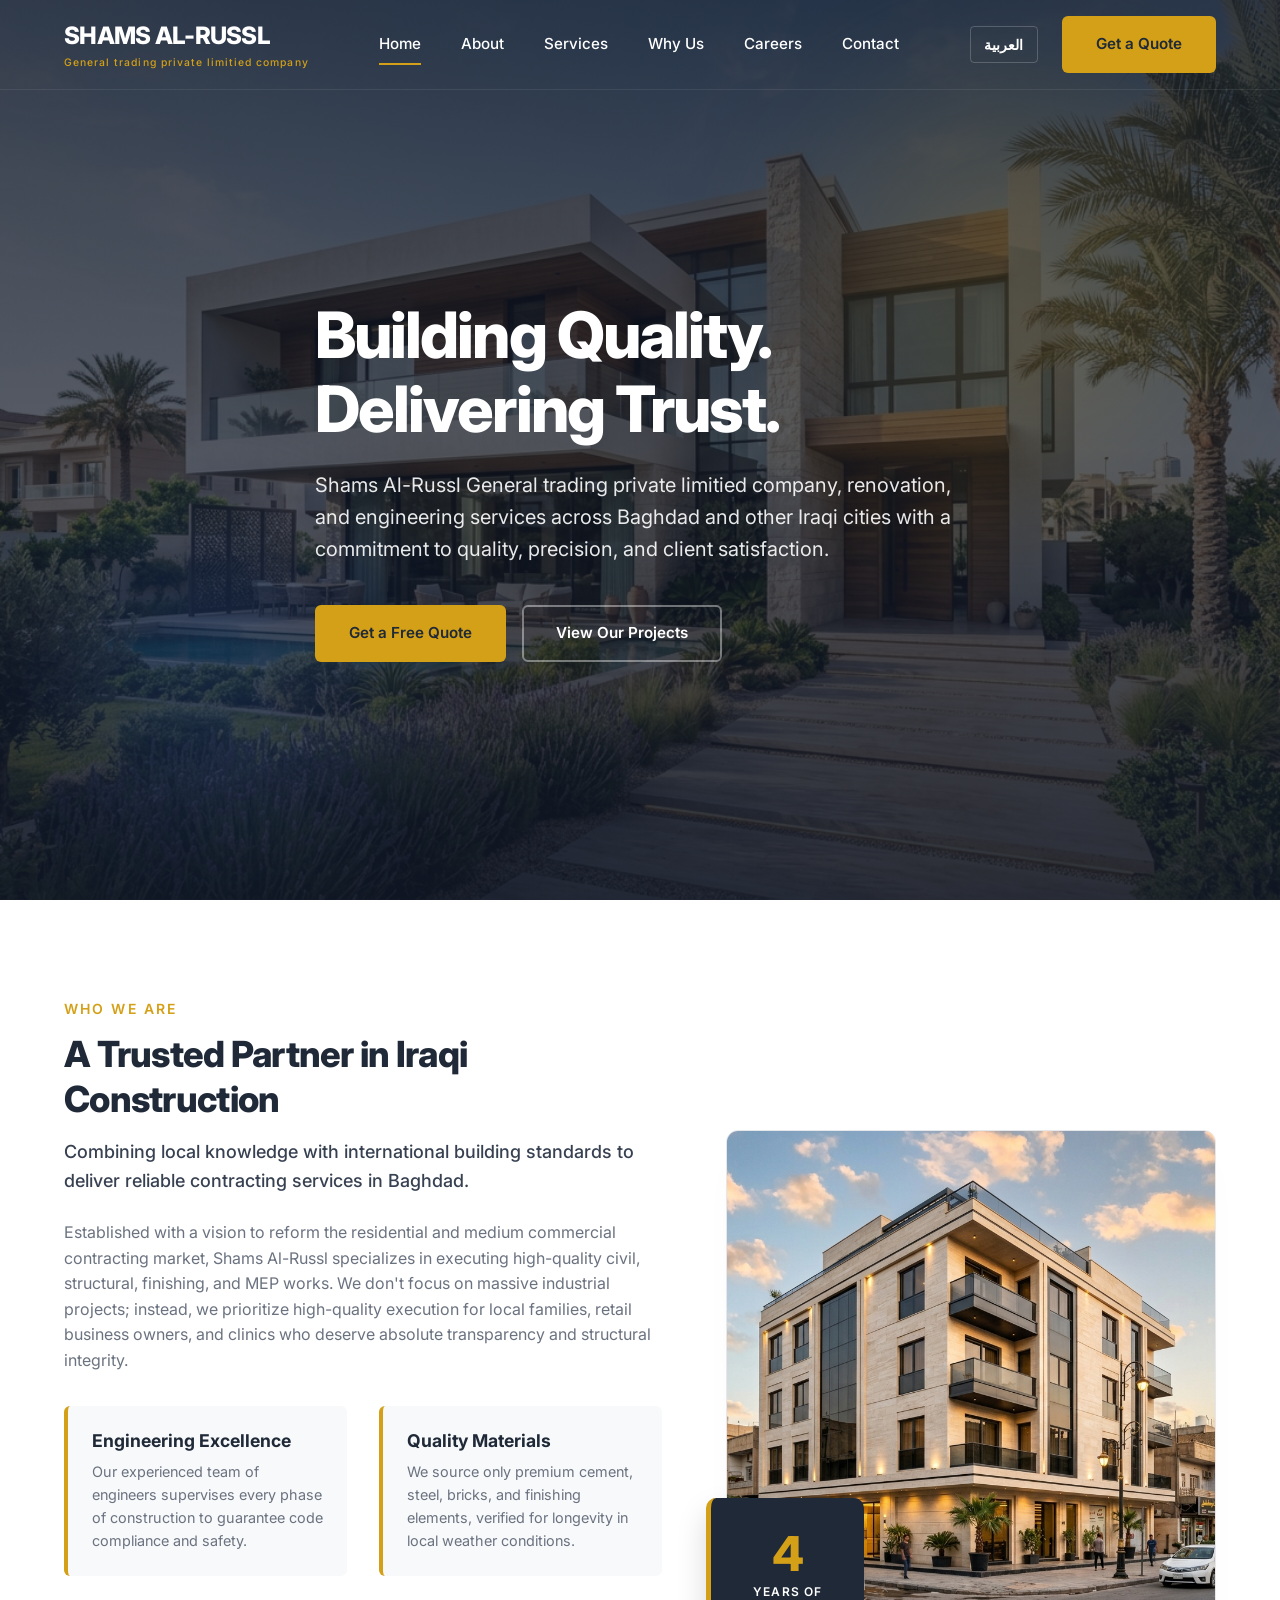
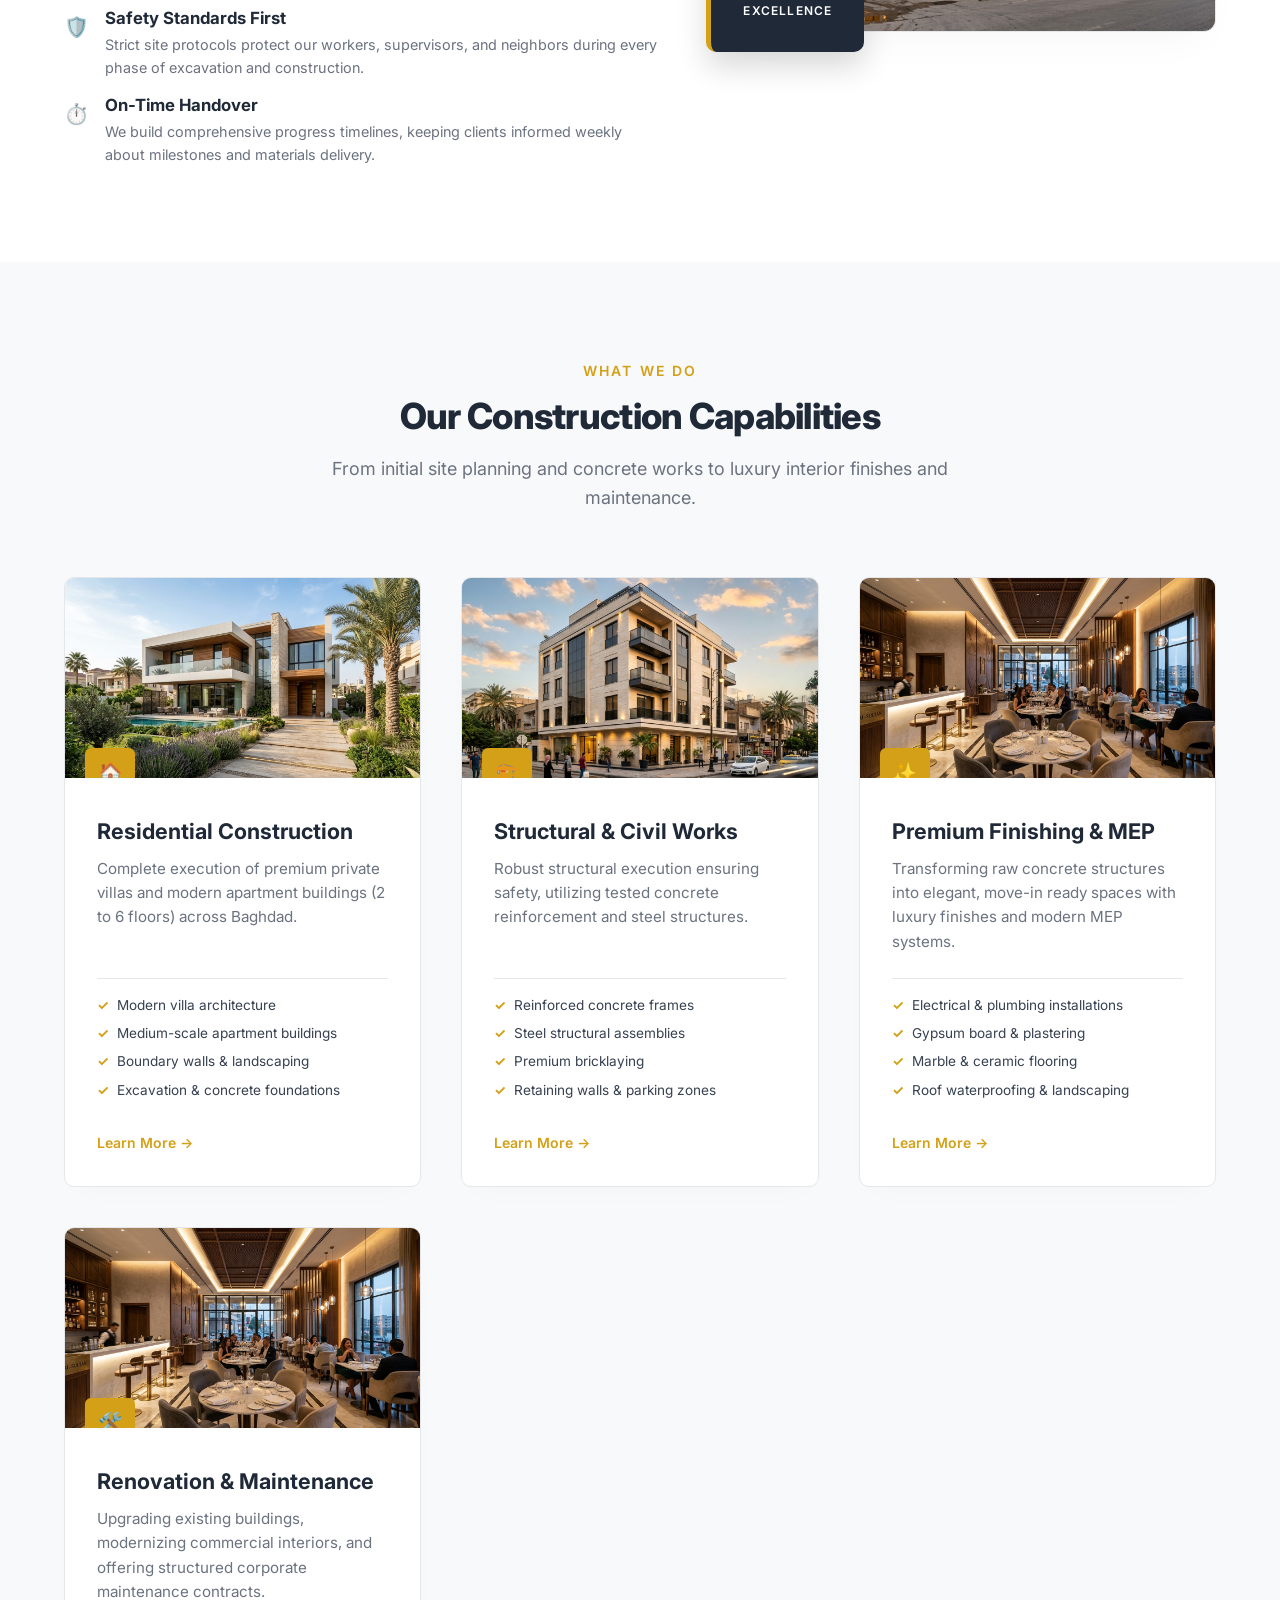
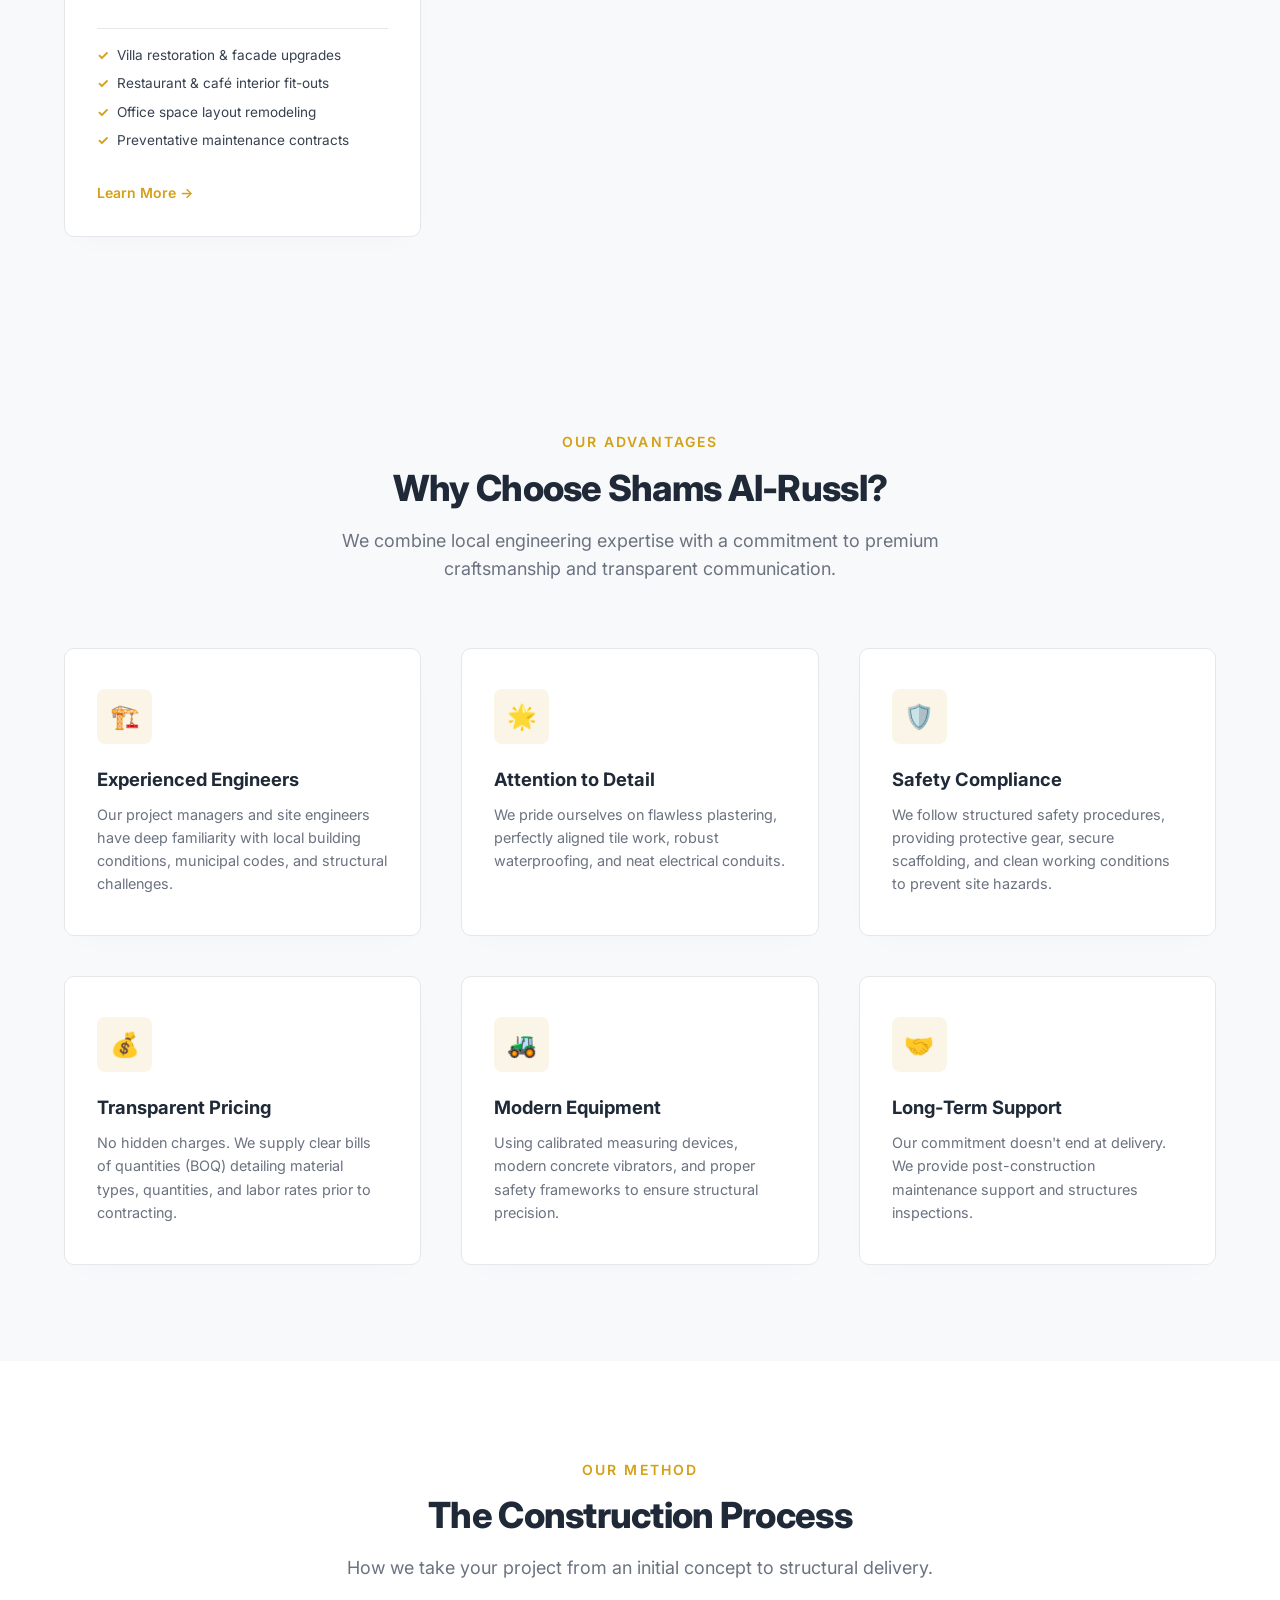
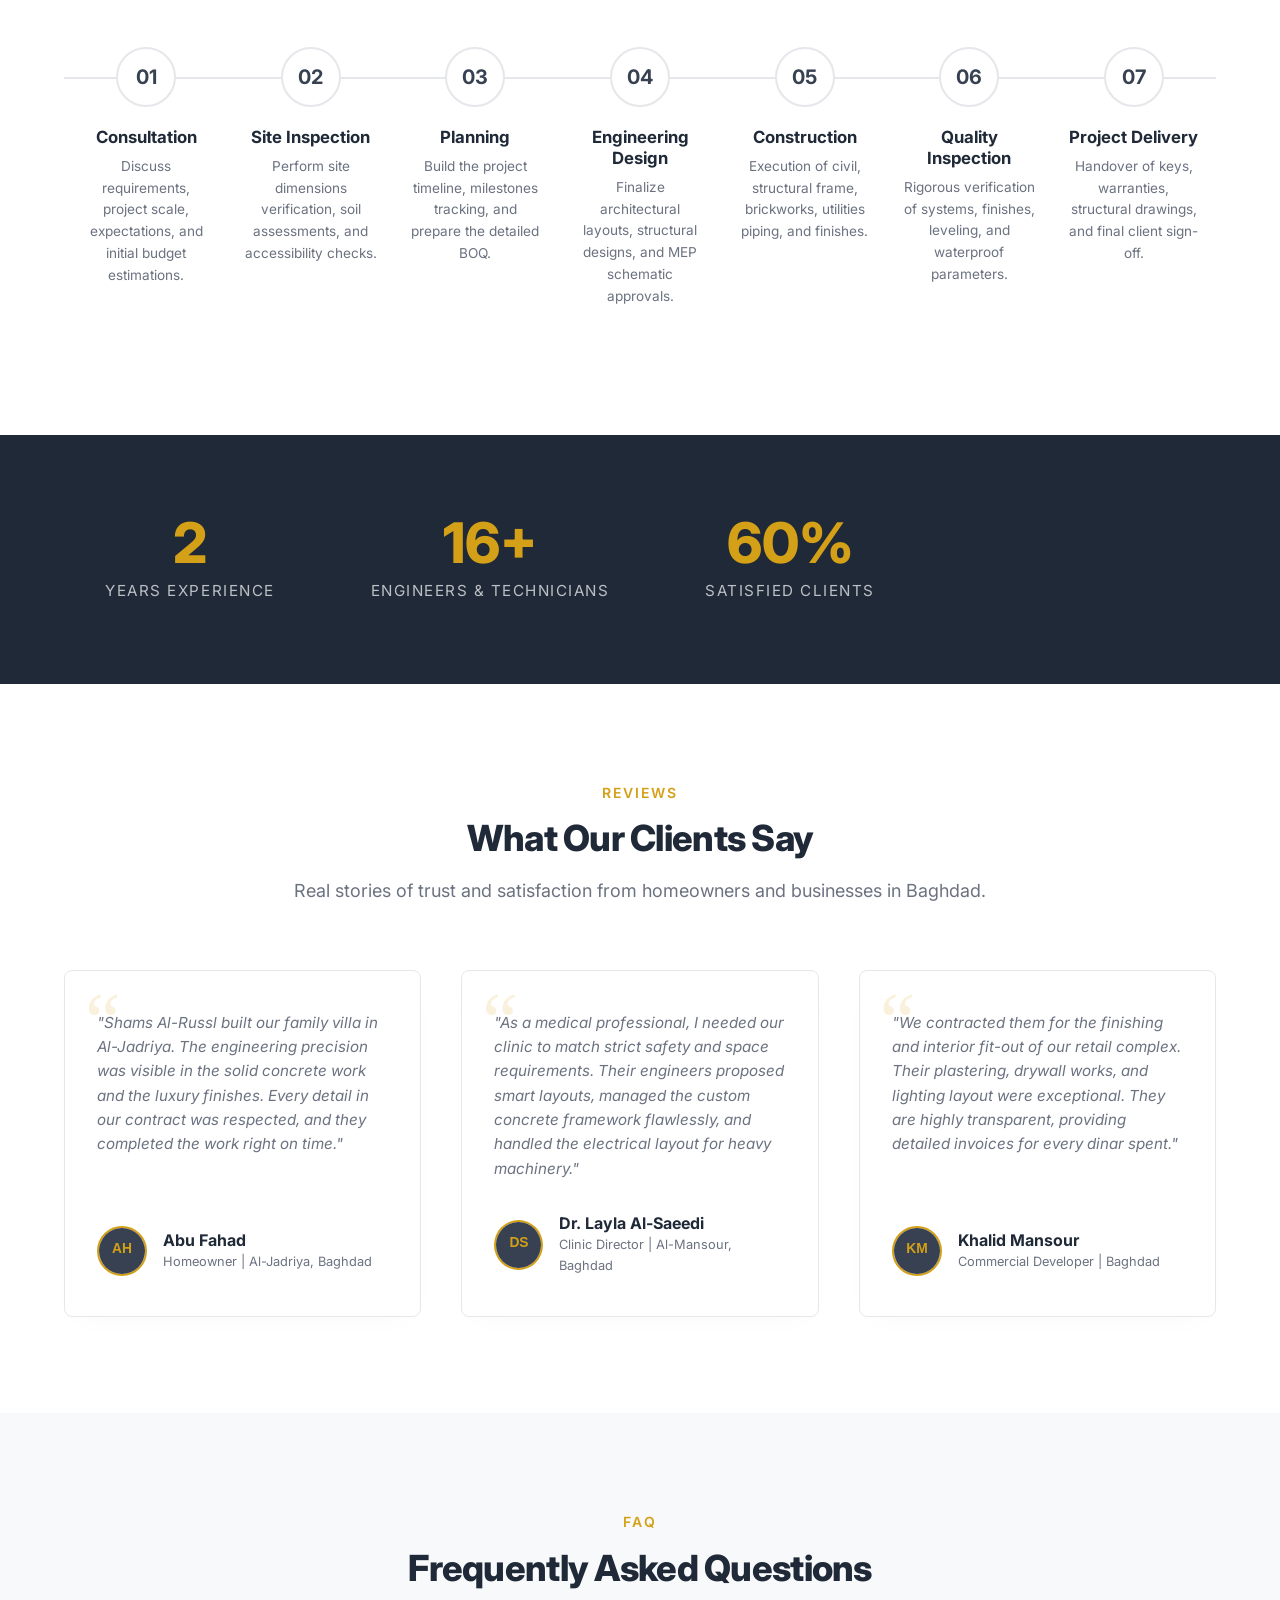
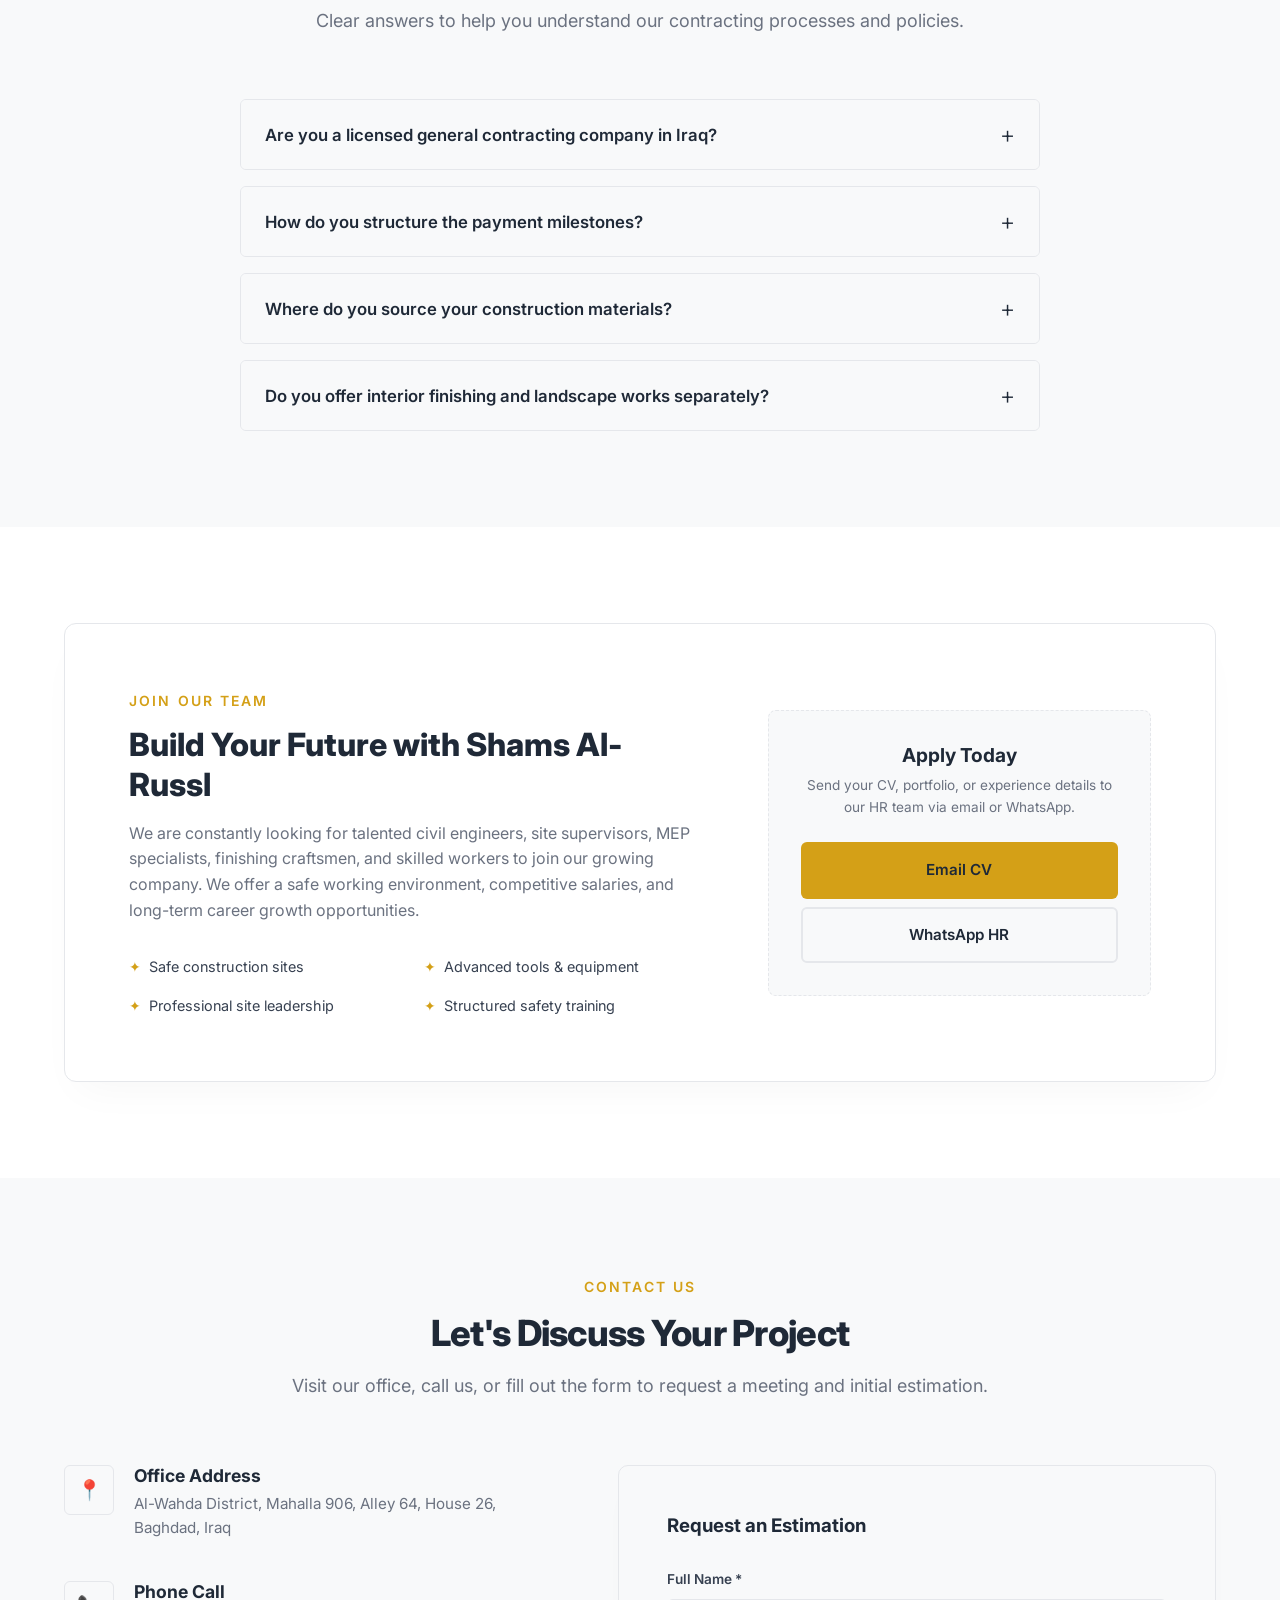
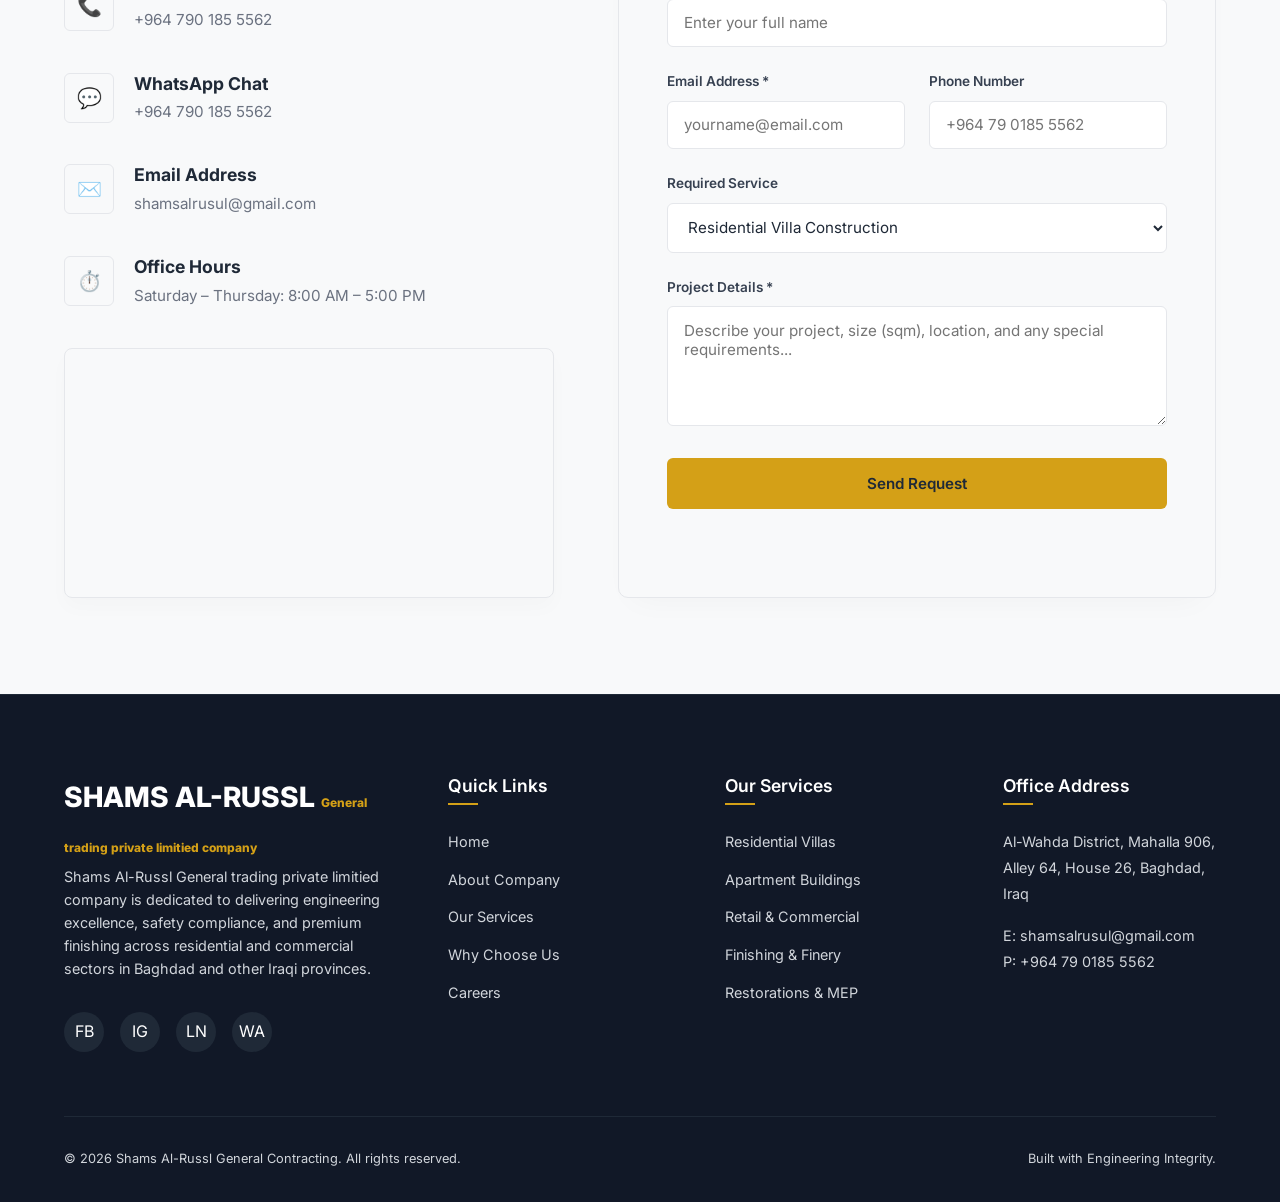
<file: index.html>
<!DOCTYPE html>
<html lang="en" dir="ltr">
<head>
  <meta charset="UTF-8">
  <meta name="viewport" content="width=device-width, initial-scale=1.0">
  
  <!-- Primary SEO Meta Tags -->
  <title>Shams Al-Russl General trading private limitied company | Baghdad, Iraq</title>
  <meta name="description" content="Shams Al-Russl is a premier general contracting company in Baghdad, specializing in modern residential villas, commercial structures, finishing, and renovation. Delivering engineering excellence with trust.">
  <meta name="keywords" content="Shams Al-Russl, General Contracting Baghdad, Construction Iraq, Villa Construction Baghdad, Iraqi Contracting Company, Renovation Baghdad, Finishing Works Iraq">
  
  <!-- Open Graph / Facebook -->
  <meta property="og:type" content="website">
  <meta property="og:url" content="https://shamsrussl.com/">
  <meta property="og:title" content="Shams Al-Russl General Contracting | Baghdad, Iraq">
  <meta property="og:description" content="Professional residential, commercial, renovation, and engineering services across Iraq with a commitment to quality, precision, and safety.">
  <meta property="og:image" content="assets/images/hero_villa.jpg">

  <!-- Favicon -->
  <link rel="icon" type="image/png" href="data:image/svg+xml,<svg xmlns=%22http://www.w3.org/2000/svg%22 viewBox=%220 0 100 100%22><rect width=%22100%22 height=%22100%22 rx=%2215%22 fill=%22%231F2937%22/><path d=%22M30 70 L50 35 L70 70 Z%22 fill=%22%23D4A017%22/></svg>">

  <!-- CSS Stylesheets -->
  <link rel="stylesheet" href="assets/css/style.css">
</head>
<body>

  <!-- Page Loader Animation -->
  <div class="loader-wrap">
    <div class="loader-spinner"></div>
  </div>

  <!-- Header Section (Sticky Navbar) -->
  <header>
    <div class="container nav-container">
      <a href="#home" class="logo-text" aria-label="Shams Al-Russl Home">
        SHAMS AL-RUSSL
        <span class="logo-subtext">General trading private limitied company</span>
      </a>
      
      <nav class="nav-links" aria-label="Main Navigation">
        <a href="#home" class="nav-link active">Home</a>
        <a href="#about" class="nav-link">About</a>
        <a href="#services" class="nav-link">Services</a>
        
        <a href="#why-us" class="nav-link">Why Us</a>
        <a href="#careers" class="nav-link">Careers</a>
        <a href="#contact" class="nav-link">Contact</a>
      </nav>

      <div class="nav-actions">
        <a href="ar.html" class="lang-switcher" aria-label="Switch to Arabic">العربية</a>
        <a href="#contact" class="btn btn-primary btn-quote">Get a Quote</a>
        <button class="hamburger" aria-label="Toggle mobile menu" aria-expanded="false">
          <span></span>
          <span></span>
          <span></span>
        </button>
      </div>
    </div>
  </header>

  <!-- Mobile Overlay Navigation -->
  <div class="mobile-overlay"></div>
  <nav class="mobile-nav" aria-label="Mobile Navigation">
    <a href="#home" class="nav-link">Home</a>
    <a href="#about" class="nav-link">About</a>
    <a href="#services" class="nav-link">Services</a>
    <a href="#projects" class="nav-link">Projects</a>
    <a href="#why-us" class="nav-link">Why Us</a>
    <a href="#careers" class="nav-link">Careers</a>
    <a href="#contact" class="nav-link">Contact</a>
    <a href="#contact" class="btn btn-primary btn-block">Get a Quote</a>
  </nav>

  <!-- Hero Section -->
  <section id="home" class="hero">
    <div class="hero-bg">
      <img src="assets/images/hero_villa.jpg" alt="Premium Modern Villa Construction" fetchpriority="high">
    </div>
    <div class="hero-overlay"></div>
    <div class="hero-shapes">
      <div class="hero-shape hero-shape-1"></div>
      <div class="hero-shape hero-shape-2"></div>
    </div>
    <div class="container">
      <div class="hero-content">
        <h1>Building Quality.<br>Delivering Trust.</h1>
        <p>Shams Al-Russl General trading private limitied company, renovation, and engineering services across Baghdad and other Iraqi cities with a commitment to quality, precision, and client satisfaction.</p>
        <div class="hero-btns">
          <a href="#contact" class="btn btn-primary">Get a Free Quote</a>
          <a href="#projects" class="btn btn-outline-white">View Our Projects</a>
        </div>
      </div>
    </div>
  </section>

  <!-- About Section -->
  <section id="about" class="section scroll-reveal">
    <div class="container">
      <div class="about-grid">
        <div class="about-content">
          <span class="section-subtitle">Who We Are</span>
          <h2 class="section-title">A Trusted Partner in Iraqi Construction</h2>
          <p class="about-lead">Combining local knowledge with international building standards to deliver reliable contracting services in Baghdad.</p>
          <p class="about-text">Established with a vision to reform the residential and medium commercial contracting market, Shams Al-Russl specializes in executing high-quality civil, structural, finishing, and MEP works. We don't focus on massive industrial projects; instead, we prioritize high-quality execution for local families, retail business owners, and clinics who deserve absolute transparency and structural integrity.</p>
          
          <div class="values-grid">
            <div class="value-card">
              <h4>Engineering Excellence</h4>
              <p>Our experienced team of engineers supervises every phase of construction to guarantee code compliance and safety.</p>
            </div>
            <div class="value-card">
              <h4>Quality Materials</h4>
              <p>We source only premium cement, steel, bricks, and finishing elements, verified for longevity in local weather conditions.</p>
            </div>
          </div>
          
          <div class="about-features">
            <div class="about-feature-item">
              <span class="about-feature-icon">🛡️</span>
              <div class="about-feature-text">
                <h5>Safety Standards First</h5>
                <p>Strict site protocols protect our workers, supervisors, and neighbors during every phase of excavation and construction.</p>
              </div>
            </div>
            <div class="about-feature-item">
              <span class="about-feature-icon">⏱️</span>
              <div class="about-feature-text">
                <h5>On-Time Handover</h5>
                <p>We build comprehensive progress timelines, keeping clients informed weekly about milestones and materials delivery.</p>
              </div>
            </div>
          </div>
        </div>

        <div class="about-visual">
          <div class="about-img-wrap">
            <img src="assets/images/project_residential.jpg" alt="Residential structure under supervision" loading="lazy">
          </div>
          <div class="about-experience-badge">
            <div class="about-experience-num">4</div>
            <div class="about-experience-text">Years of<br>Excellence</div>
          </div>
        </div>
      </div>
    </div>
  </section>

  <!-- Services Section -->
  <section id="services" class="section services scroll-reveal">
    <div class="container">
      <div class="section-header">
        <span class="section-subtitle">What We Do</span>
        <h2 class="section-title">Our Construction Capabilities</h2>
        <p class="section-description">From initial site planning and concrete works to luxury interior finishes and maintenance.</p>
      </div>

      <div class="services-grid">
        <!-- Service 1: Residential Construction -->
        <div class="service-card">
          <div class="service-img">
            <img src="assets/images/hero_villa.jpg" alt="Residential Construction" loading="lazy">
            <div class="service-icon-floating">🏠</div>
          </div>
          <div class="service-info">
            <h3>Residential Construction</h3>
            <p>Complete execution of premium private villas and modern apartment buildings (2 to 6 floors) across Baghdad.</p>
            <ul class="service-features-list">
              <li>Modern villa architecture</li>
              <li>Medium-scale apartment buildings</li>
              <li>Boundary walls & landscaping</li>
              <li>Excavation & concrete foundations</li>
            </ul>
            <a href="#contact" class="service-link">Learn More &rarr;</a>
          </div>
        </div>


        <!-- Service 3: Structural Works -->
        <div class="service-card">
          <div class="service-img">
            <img src="assets/images/project_residential.jpg" alt="Structural Civil Works" loading="lazy">
            <div class="service-icon-floating">🏗️</div>
          </div>
          <div class="service-info">
            <h3>Structural & Civil Works</h3>
            <p>Robust structural execution ensuring safety, utilizing tested concrete reinforcement and steel structures.</p>
            <ul class="service-features-list">
              <li>Reinforced concrete frames</li>
              <li>Steel structural assemblies</li>
              <li>Premium bricklaying</li>
              <li>Retaining walls & parking zones</li>
            </ul>
            <a href="#contact" class="service-link">Learn More &rarr;</a>
          </div>
        </div>

        <!-- Service 4: Interior & Exterior Finishing -->
        <div class="service-card">
          <div class="service-img">
            <img src="assets/images/project_restaurant.jpg" alt="Finishing Works" loading="lazy">
            <div class="service-icon-floating">✨</div>
          </div>
          <div class="service-info">
            <h3>Premium Finishing & MEP</h3>
            <p>Transforming raw concrete structures into elegant, move-in ready spaces with luxury finishes and modern MEP systems.</p>
            <ul class="service-features-list">
              <li>Electrical & plumbing installations</li>
              <li>Gypsum board & plastering</li>
              <li>Marble & ceramic flooring</li>
              <li>Roof waterproofing & landscaping</li>
            </ul>
            <a href="#contact" class="service-link">Learn More &rarr;</a>
          </div>
        </div>

        <!-- Service 5: Renovation & Maintenance -->
        <div class="service-card">
          <div class="service-img">
            <img src="assets/images/project_restaurant.jpg" alt="Renovation Services" loading="lazy">
            <div class="service-icon-floating">🛠️</div>
          </div>
          <div class="service-info">
            <h3>Renovation & Maintenance</h3>
            <p>Upgrading existing buildings, modernizing commercial interiors, and offering structured corporate maintenance contracts.</p>
            <ul class="service-features-list">
              <li>Villa restoration & facade upgrades</li>
              <li>Restaurant & café interior fit-outs</li>
              <li>Office space layout remodeling</li>
              <li>Preventative maintenance contracts</li>
            </ul>
            <a href="#contact" class="service-link">Learn More &rarr;</a>
          </div>
        </div>
      </div>
    </div>
  </section>

  
  <!-- Why Choose Us Section -->
  <section id="why-us" class="section why-us scroll-reveal">
    <div class="container">
      <div class="section-header">
        <span class="section-subtitle">Our Advantages</span>
        <h2 class="section-title">Why Choose Shams Al-Russl?</h2>
        <p class="section-description">We combine local engineering expertise with a commitment to premium craftsmanship and transparent communication.</p>
      </div>

      <div class="why-grid">
        <!-- Benefit 1 -->
        <div class="why-card">
          <div class="why-icon">🏗️</div>
          <h4>Experienced Engineers</h4>
          <p>Our project managers and site engineers have deep familiarity with local building conditions, municipal codes, and structural challenges.</p>
        </div>

        <!-- Benefit 2 -->
        <div class="why-card">
          <div class="why-icon">🌟</div>
          <h4>Attention to Detail</h4>
          <p>We pride ourselves on flawless plastering, perfectly aligned tile work, robust waterproofing, and neat electrical conduits.</p>
        </div>

        <!-- Benefit 3 -->
        <div class="why-card">
          <div class="why-icon">🛡️</div>
          <h4>Safety Compliance</h4>
          <p>We follow structured safety procedures, providing protective gear, secure scaffolding, and clean working conditions to prevent site hazards.</p>
        </div>

        <!-- Benefit 4 -->
        <div class="why-card">
          <div class="why-icon">💰</div>
          <h4>Transparent Pricing</h4>
          <p>No hidden charges. We supply clear bills of quantities (BOQ) detailing material types, quantities, and labor rates prior to contracting.</p>
        </div>

        <!-- Benefit 5 -->
        <div class="why-card">
          <div class="why-icon">🚜</div>
          <h4>Modern Equipment</h4>
          <p>Using calibrated measuring devices, modern concrete vibrators, and proper safety frameworks to ensure structural precision.</p>
        </div>

        <!-- Benefit 6 -->
        <div class="why-card">
          <div class="why-icon">🤝</div>
          <h4>Long-Term Support</h4>
          <p>Our commitment doesn't end at delivery. We provide post-construction maintenance support and structures inspections.</p>
        </div>
      </div>
    </div>
  </section>

  <!-- Construction Process Timeline Section -->
  <section class="section scroll-reveal">
    <div class="container">
      <div class="section-header">
        <span class="section-subtitle">Our Method</span>
        <h2 class="section-title">The Construction Process</h2>
        <p class="section-description">How we take your project from an initial concept to structural delivery.</p>
      </div>

      <div class="process-timeline">
        <!-- Step 1 -->
        <div class="process-step">
          <div class="process-step-num">01</div>
          <div class="process-step-content">
            <h4>Consultation</h4>
            <p>Discuss requirements, project scale, expectations, and initial budget estimations.</p>
          </div>
        </div>

        <!-- Step 2 -->
        <div class="process-step">
          <div class="process-step-num">02</div>
          <div class="process-step-content">
            <h4>Site Inspection</h4>
            <p>Perform site dimensions verification, soil assessments, and accessibility checks.</p>
          </div>
        </div>

        <!-- Step 3 -->
        <div class="process-step">
          <div class="process-step-num">03</div>
          <div class="process-step-content">
            <h4>Planning</h4>
            <p>Build the project timeline, milestones tracking, and prepare the detailed BOQ.</p>
          </div>
        </div>

        <!-- Step 4 -->
        <div class="process-step">
          <div class="process-step-num">04</div>
          <div class="process-step-content">
            <h4>Engineering Design</h4>
            <p>Finalize architectural layouts, structural designs, and MEP schematic approvals.</p>
          </div>
        </div>

        <!-- Step 5 -->
        <div class="process-step">
          <div class="process-step-num">05</div>
          <div class="process-step-content">
            <h4>Construction</h4>
            <p>Execution of civil, structural frame, brickworks, utilities piping, and finishes.</p>
          </div>
        </div>

        <!-- Step 6 -->
        <div class="process-step">
          <div class="process-step-num">06</div>
          <div class="process-step-content">
            <h4>Quality Inspection</h4>
            <p>Rigorous verification of systems, finishes, leveling, and waterproof parameters.</p>
          </div>
        </div>

        <!-- Step 7 -->
        <div class="process-step">
          <div class="process-step-num">07</div>
          <div class="process-step-content">
            <h4>Project Delivery</h4>
            <p>Handover of keys, warranties, structural drawings, and final client sign-off.</p>
          </div>
        </div>
      </div>
    </div>
  </section>

  <!-- Statistics Counters Section -->
  <section class="section stats">
    <div class="container">
      <div class="stats-grid">
        <div class="stat-item">
          <h3 class="stat-number" data-target="3" data-suffix="">0</h3>
          <p>Years Experience</p>
        </div>
        <div class="stat-item">
          <h3 class="stat-number" data-target="25" data-suffix="+">0+</h3>
          <p>Engineers & Technicians</p>
        </div>
        <div class="stat-item">
          <h3 class="stat-number" data-target="97" data-suffix="%">0%</h3>
          <p>Satisfied Clients</p>
        </div>
      </div>
    </div>
  </section>

  <!-- Testimonials Section -->
  <section class="section scroll-reveal">
    <div class="container">
      <div class="section-header">
        <span class="section-subtitle">Reviews</span>
        <h2 class="section-title">What Our Clients Say</h2>
        <p class="section-description">Real stories of trust and satisfaction from homeowners and businesses in Baghdad.</p>
      </div>

      <div class="testimonials-grid">
        <!-- Review 1 -->
        <div class="testimonial-card">
          <p class="testimonial-text">"Shams Al-Russl built our family villa in Al-Jadriya. The engineering precision was visible in the solid concrete work and the luxury finishes. Every detail in our contract was respected, and they completed the work right on time."</p>
          <div class="testimonial-user">
            <div class="testimonial-avatar">
              <img src="data:image/svg+xml,<svg xmlns=%22http://www.w3.org/2000/svg%22 viewBox=%220 0 100 100%22><rect width=%22100%22 height=%22100%22 fill=%22%23374151%22/><text x=%2250%22 y=%2255%22 font-family=%22sans-serif%22 font-size=%2230%22 fill=%22%23D4A017%22 text-anchor=%22middle%22 font-weight=%22bold%22>AH</text></svg>" alt="Abu Fahad">
            </div>
            <div class="testimonial-info">
              <h4>Abu Fahad</h4>
              <p>Homeowner | Al-Jadriya, Baghdad</p>
            </div>
          </div>
        </div>

        <!-- Review 2 -->
        <div class="testimonial-card">
          <p class="testimonial-text">"As a medical professional, I needed our clinic to match strict safety and space requirements. Their engineers proposed smart layouts, managed the custom concrete framework flawlessly, and handled the electrical layout for heavy machinery."</p>
          <div class="testimonial-user">
            <div class="testimonial-avatar">
              <img src="data:image/svg+xml,<svg xmlns=%22http://www.w3.org/2000/svg%22 viewBox=%220 0 100 100%22><rect width=%22100%22 height=%22100%22 fill=%22%23374151%22/><text x=%2250%22 y=%2255%22 font-family=%22sans-serif%22 font-size=%2230%22 fill=%22%23D4A017%22 text-anchor=%22middle%22 font-weight=%22bold%22>DS</text></svg>" alt="Dr. Layla Al-Saeedi">
            </div>
            <div class="testimonial-info">
              <h4>Dr. Layla Al-Saeedi</h4>
              <p>Clinic Director | Al-Mansour, Baghdad</p>
            </div>
          </div>
        </div>

        <!-- Review 3 -->
        <div class="testimonial-card">
          <p class="testimonial-text">"We contracted them for the finishing and interior fit-out of our retail complex. Their plastering, drywall works, and lighting layout were exceptional. They are highly transparent, providing detailed invoices for every dinar spent."</p>
          <div class="testimonial-user">
            <div class="testimonial-avatar">
              <img src="data:image/svg+xml,<svg xmlns=%22http://www.w3.org/2000/svg%22 viewBox=%220 0 100 100%22><rect width=%22100%22 height=%22100%22 fill=%22%23374151%22/><text x=%2250%22 y=%2255%22 font-family=%22sans-serif%22 font-size=%2230%22 fill=%22%23D4A017%22 text-anchor=%22middle%22 font-weight=%22bold%22>KM</text></svg>" alt="Khalid Mansour">
            </div>
            <div class="testimonial-info">
              <h4>Khalid Mansour</h4>
              <p>Commercial Developer | Baghdad</p>
            </div>
          </div>
        </div>
      </div>
    </div>
  </section>

  <!-- FAQ Section -->
  <section class="section services scroll-reveal">
    <div class="container">
      <div class="section-header">
        <span class="section-subtitle">FAQ</span>
        <h2 class="section-title">Frequently Asked Questions</h2>
        <p class="section-description">Clear answers to help you understand our contracting processes and policies.</p>
      </div>

      <div class="faq-list">
        <div class="faq-item">
          <button class="faq-question">Are you a licensed general contracting company in Iraq?</button>
          <div class="faq-answer">
            <div class="faq-answer-content">
              Yes, Shams Al-Russl is a fully registered general contracting company under the Iraqi Ministry of Trade, authorized to execute civil and engineering works across Iraq.
            </div>
          </div>
        </div>

        <div class="faq-item">
          <button class="faq-question">How do you structure the payment milestones?</button>
          <div class="faq-answer">
            <div class="faq-answer-content">
              Payments are divided into logical, progress-based stages (e.g., initial deposit, foundation excavation, structural framework, brickworks, MEP, and final handover). No major payments are due without verified progress.
            </div>
          </div>
        </div>

        <div class="faq-item">
          <button class="faq-question">Where do you source your construction materials?</button>
          <div class="faq-answer">
            <div class="faq-answer-content">
              We source high-grade materials directly from approved local and regional manufacturers. All structural steel and cement undergo laboratory testing to verify strength and resistance.
            </div>
          </div>
        </div>

        <div class="faq-item">
          <button class="faq-question">Do you offer interior finishing and landscape works separately?</button>
          <div class="faq-answer">
            <div class="faq-answer-content">
              Yes, while we prefer delivering full turn-key solutions, we can contract separately for structural renovation, interior fit-outs, premium painting, and landscape design.
            </div>
          </div>
        </div>
      </div>
    </div>
  </section>

  <!-- Careers Section -->
  <section id="careers" class="section scroll-reveal">
    <div class="container">
      <div class="careers-card">
        <div class="careers-content">
          <span class="section-subtitle">Join Our Team</span>
          <h3>Build Your Future with Shams Al-Russl</h3>
          <p>We are constantly looking for talented civil engineers, site supervisors, MEP specialists, finishing craftsmen, and skilled workers to join our growing company. We offer a safe working environment, competitive salaries, and long-term career growth opportunities.</p>
          <ul class="careers-benefits">
            <li>Safe construction sites</li>
            <li>Advanced tools & equipment</li>
            <li>Professional site leadership</li>
            <li>Structured safety training</li>
          </ul>
        </div>
        <div class="careers-action">
          <h4>Apply Today</h4>
          <p>Send your CV, portfolio, or experience details to our HR team via email or WhatsApp.</p>
          <a href="mailto:careers@shamsrussl.com" class="btn btn-primary" style="margin-bottom: 0.5rem; width: 100%;">Email CV</a>
          <a href="https://wa.me/9647901855562" class="btn btn-secondary" style="width: 100%;">WhatsApp HR</a>
        </div>
      </div>
    </div>
  </section>

  <!-- Contact Section -->
  <section id="contact" class="section services scroll-reveal">
    <div class="container">
      <div class="section-header">
        <span class="section-subtitle">Contact Us</span>
        <h2 class="section-title">Let's Discuss Your Project</h2>
        <p class="section-description">Visit our office, call us, or fill out the form to request a meeting and initial estimation.</p>
      </div>

      <div class="contact-grid">
        <div class="contact-info-wrap">
          <div class="contact-info-item">
            <div class="contact-icon">📍</div>
            <div class="contact-details-text">
              <h4>Office Address</h4>
              <p>Al-Wahda District, Mahalla 906, Alley 64, House 26, Baghdad, Iraq </p>
            </div>
          </div>

          <div class="contact-info-item">
            <div class="contact-icon">📞</div>
            <div class="contact-details-text">
              <h4>Phone Call</h4>
              <p><a href="tel:+9647901855562">+964 790 185 5562</a></p>
            </div>
          </div>

          <div class="contact-info-item">
            <div class="contact-icon">💬</div>
            <div class="contact-details-text">
              <h4>WhatsApp Chat</h4>
              <p><a href="https://wa.me/9647901855562" target="_blank" rel="noopener">+964 790 185 5562</a></p>
            </div>
          </div>

          <div class="contact-info-item">
            <div class="contact-icon">✉️</div>
            <div class="contact-details-text">
              <h4>Email Address</h4>
              <p><a href="mailto:shamsalrusul@gmail.com">shamsalrusul@gmail.com</a></p>
            </div>
          </div>

          <div class="contact-info-item">
            <div class="contact-icon">⏱️</div>
            <div class="contact-details-text">
              <h4>Office Hours</h4>
              <p>Saturday – Thursday: 8:00 AM – 5:00 PM</p>
            </div>
          </div>

          <div class="map-wrap">
            <iframe 
              src="https://www.google.com/maps/embed?pb=!1m18!1m12!1m3!1d13337.892404098904!2d44.42398555!3d33.306041049999996!2m3!1f0!2f0!3f0!3m2!1i1024!2i768!4f13.1!3m3!1m2!1s0x15577e112d7cbf57%3A0xe543c749af671d1!2sAl-Wahda%2C%20Baghdad!5e0!3m2!1sen!2siq!4v1700000000000!5m2!1sen!2siq" 
              title="Shams Al-Russl Location Map"
              allowfullscreen="" 
              loading="lazy" 
              referrerpolicy="no-referrer-when-downgrade">
            </iframe>
          </div>
        </div>

        <form class="contact-form" novalidate>
          <h3 style="margin-bottom: 2rem;">Request an Estimation</h3>
          
          <div class="form-group">
            <label for="name" class="form-label">Full Name *</label>
            <input type="text" id="name" class="form-control" placeholder="Enter your full name" required>
          </div>

          <div class="form-group-row">
            <div class="form-group">
              <label for="email" class="form-label">Email Address *</label>
              <input type="email" id="email" class="form-control" placeholder="yourname@email.com" required>
            </div>
            <div class="form-group">
              <label for="phone" class="form-label">Phone Number</label>
              <input type="tel" id="phone" class="form-control" placeholder="+964 79 0185 5562">
            </div>
          </div>

          <div class="form-group">
            <label for="service-type" class="form-label">Required Service</label>
            <select id="service-type" class="form-control">
              <option value="residential">Residential Villa Construction</option>
              <option value="commercial">Commercial Building Construction</option>
              <option value="finishing">Interior / Exterior Finishing</option>
              <option value="renovation">Renovation & Restructuring</option>
              <option value="other">Other / Consultancy</option>
            </select>
          </div>

          <div class="form-group">
            <label for="message" class="form-label">Project Details *</label>
            <textarea id="message" class="form-control" placeholder="Describe your project, size (sqm), location, and any special requirements..." required></textarea>
          </div>

          <button type="submit" class="btn btn-primary" style="width: 100%;">Send Request</button>
          
          <div class="form-feedback"></div>
        </form>
      </div>
    </div>
  </section>

  <!-- Footer Section -->
  <footer>
    <div class="container">
      <div class="footer-top">
        <div class="footer-brand">
          <a href="#home" class="logo-text">
            SHAMS AL-RUSSL
            <span class="logo-subtext">General trading private limitied company</span>
          </a>
          <p>Shams Al-Russl General trading private limitied company is dedicated to delivering engineering excellence, safety compliance, and premium finishing across residential and commercial sectors in Baghdad and other Iraqi provinces.</p>
          <div class="footer-socials">
            <a href="https://facebook.com" class="footer-social-icon" aria-label="Facebook" target="_blank" rel="noopener">FB</a>
            <a href="https://instagram.com" class="footer-social-icon" aria-label="Instagram" target="_blank" rel="noopener">IG</a>
            <a href="https://linkedin.com" class="footer-social-icon" aria-label="LinkedIn" target="_blank" rel="noopener">LN</a>
            <a href="https://wa.me/96477901855562" class="footer-social-icon" aria-label="WhatsApp" target="_blank" rel="noopener">WA</a>
          </div>
        </div>

        <div class="footer-col">
          <h4>Quick Links</h4>
          <ul class="footer-links">
            <li><a href="#home">Home</a></li>
            <li><a href="#about">About Company</a></li>
            <li><a href="#services">Our Services</a></li>
            
            <li><a href="#why-us">Why Choose Us</a></li>
            <li><a href="#careers">Careers</a></li>
          </ul>
        </div>

        <div class="footer-col">
          <h4>Our Services</h4>
          <ul class="footer-links">
            <li><a href="#services">Residential Villas</a></li>
            <li><a href="#services">Apartment Buildings</a></li>
            <li><a href="#services">Retail & Commercial</a></li>
            <li><a href="#services">Finishing & Finery</a></li>
            <li><a href="#services">Restorations & MEP</a></li>
          </ul>
        </div>

        <div class="footer-col">
          <h4>Office Address</h4>
          <p style="font-size: 0.9rem; line-height: 1.8; margin-bottom: 1rem;">
            Al-Wahda District, Mahalla 906, Alley 64, House 26, Baghdad, Iraq
          </p>
          <p style="font-size: 0.9rem; line-height: 1.8;">
            E: <a href="mailto:shamsalrusul@gmail.com">shamsalrusul@gmail.com</a><br>
            P: <a href="tel:+9647901855562">+964 79 0185 5562</a>
          </p>
        </div>
      </div>

      <div class="footer-bottom">
        <p>&copy; 2026 Shams Al-Russl General Contracting. All rights reserved.</p>
        <p>Built with Engineering Integrity.</p>
      </div>
    </div>
  </footer>

  <!-- Core JavaScript -->
  <script src="assets/js/main.js"></script>
</body>
</html>
</file>
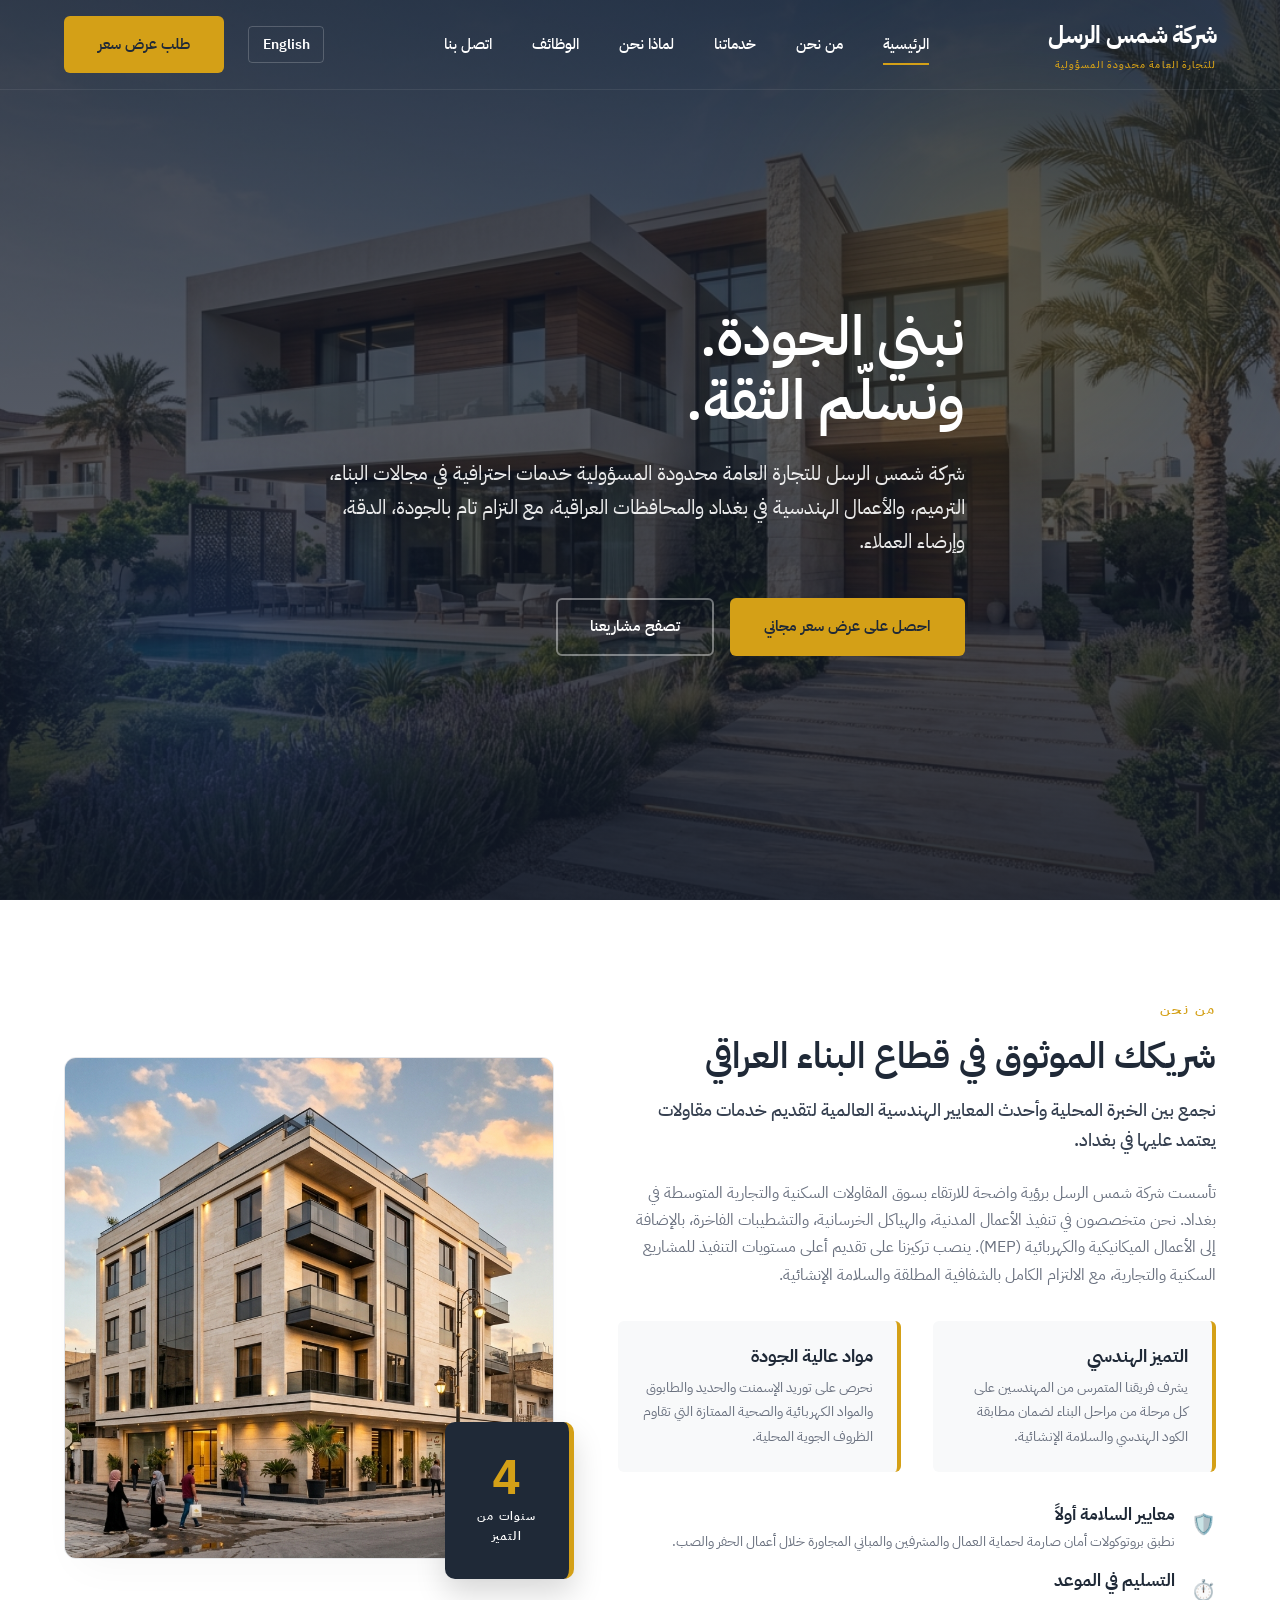
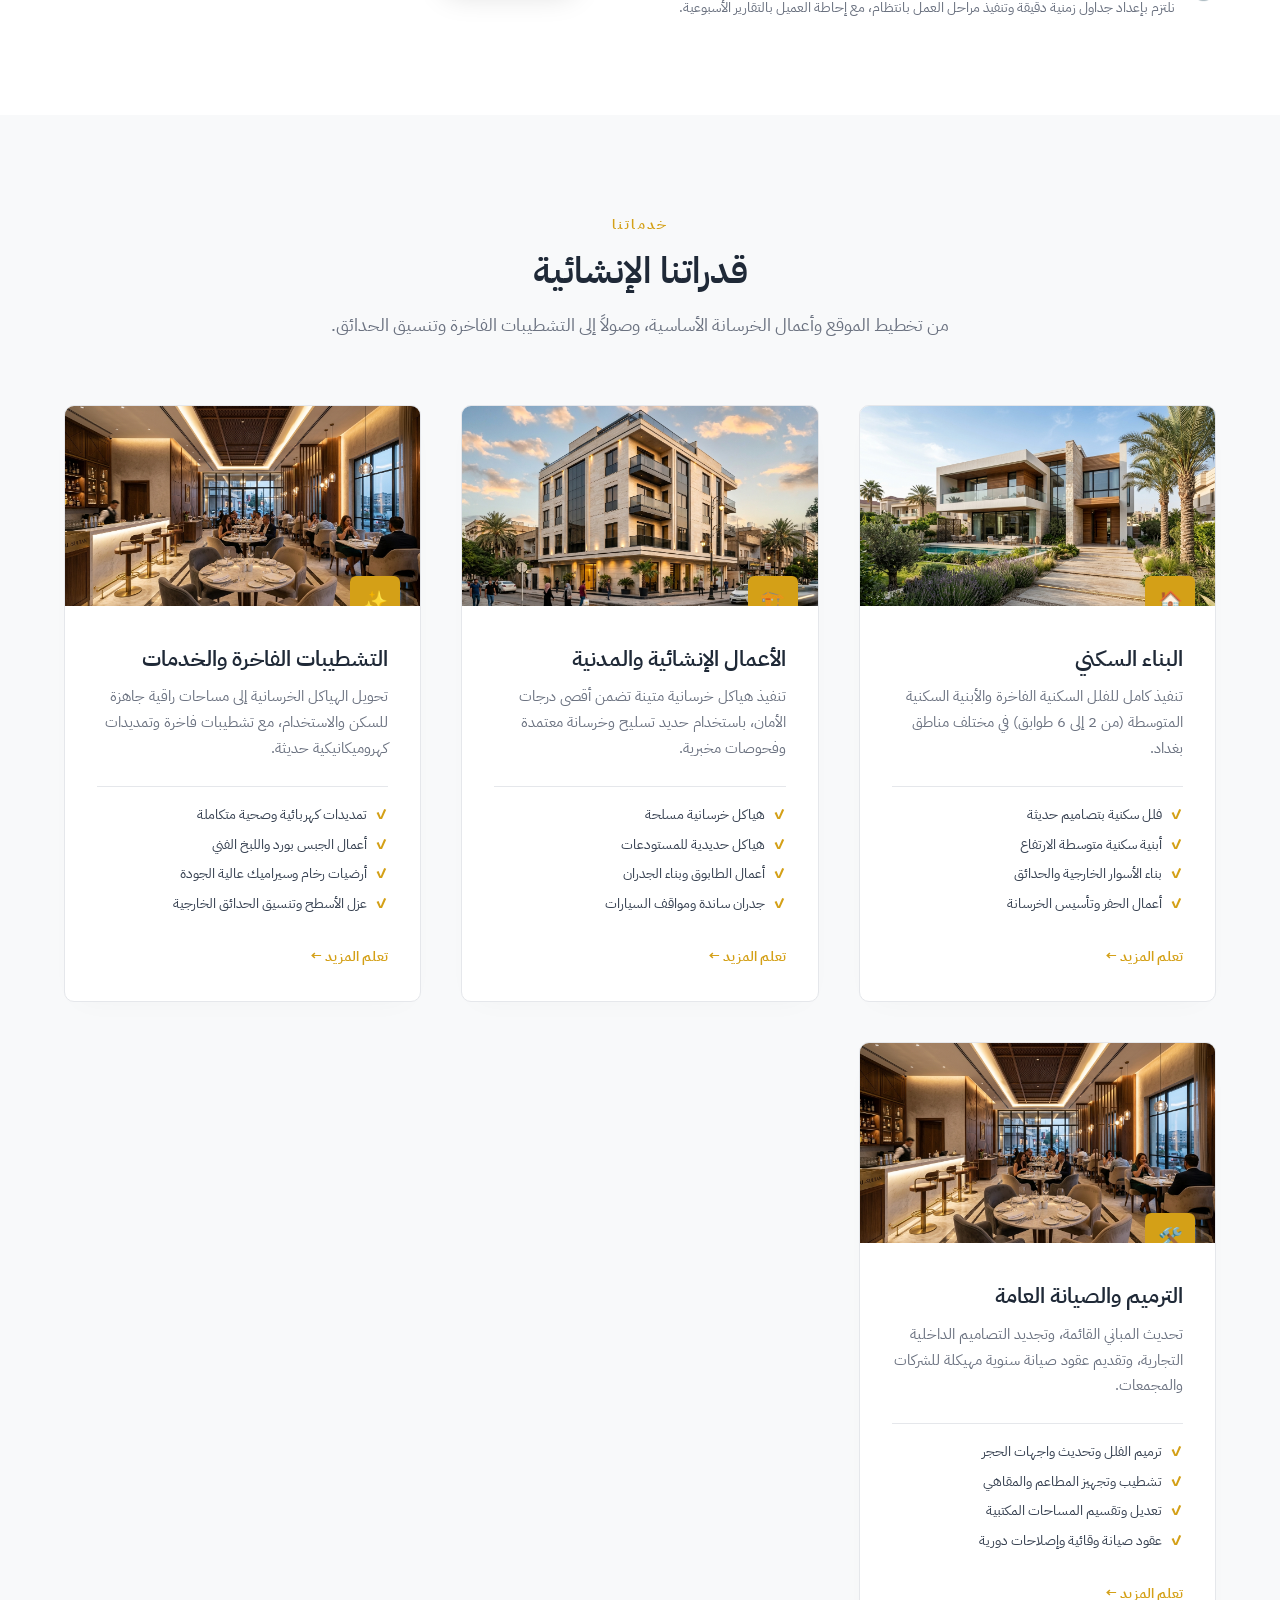
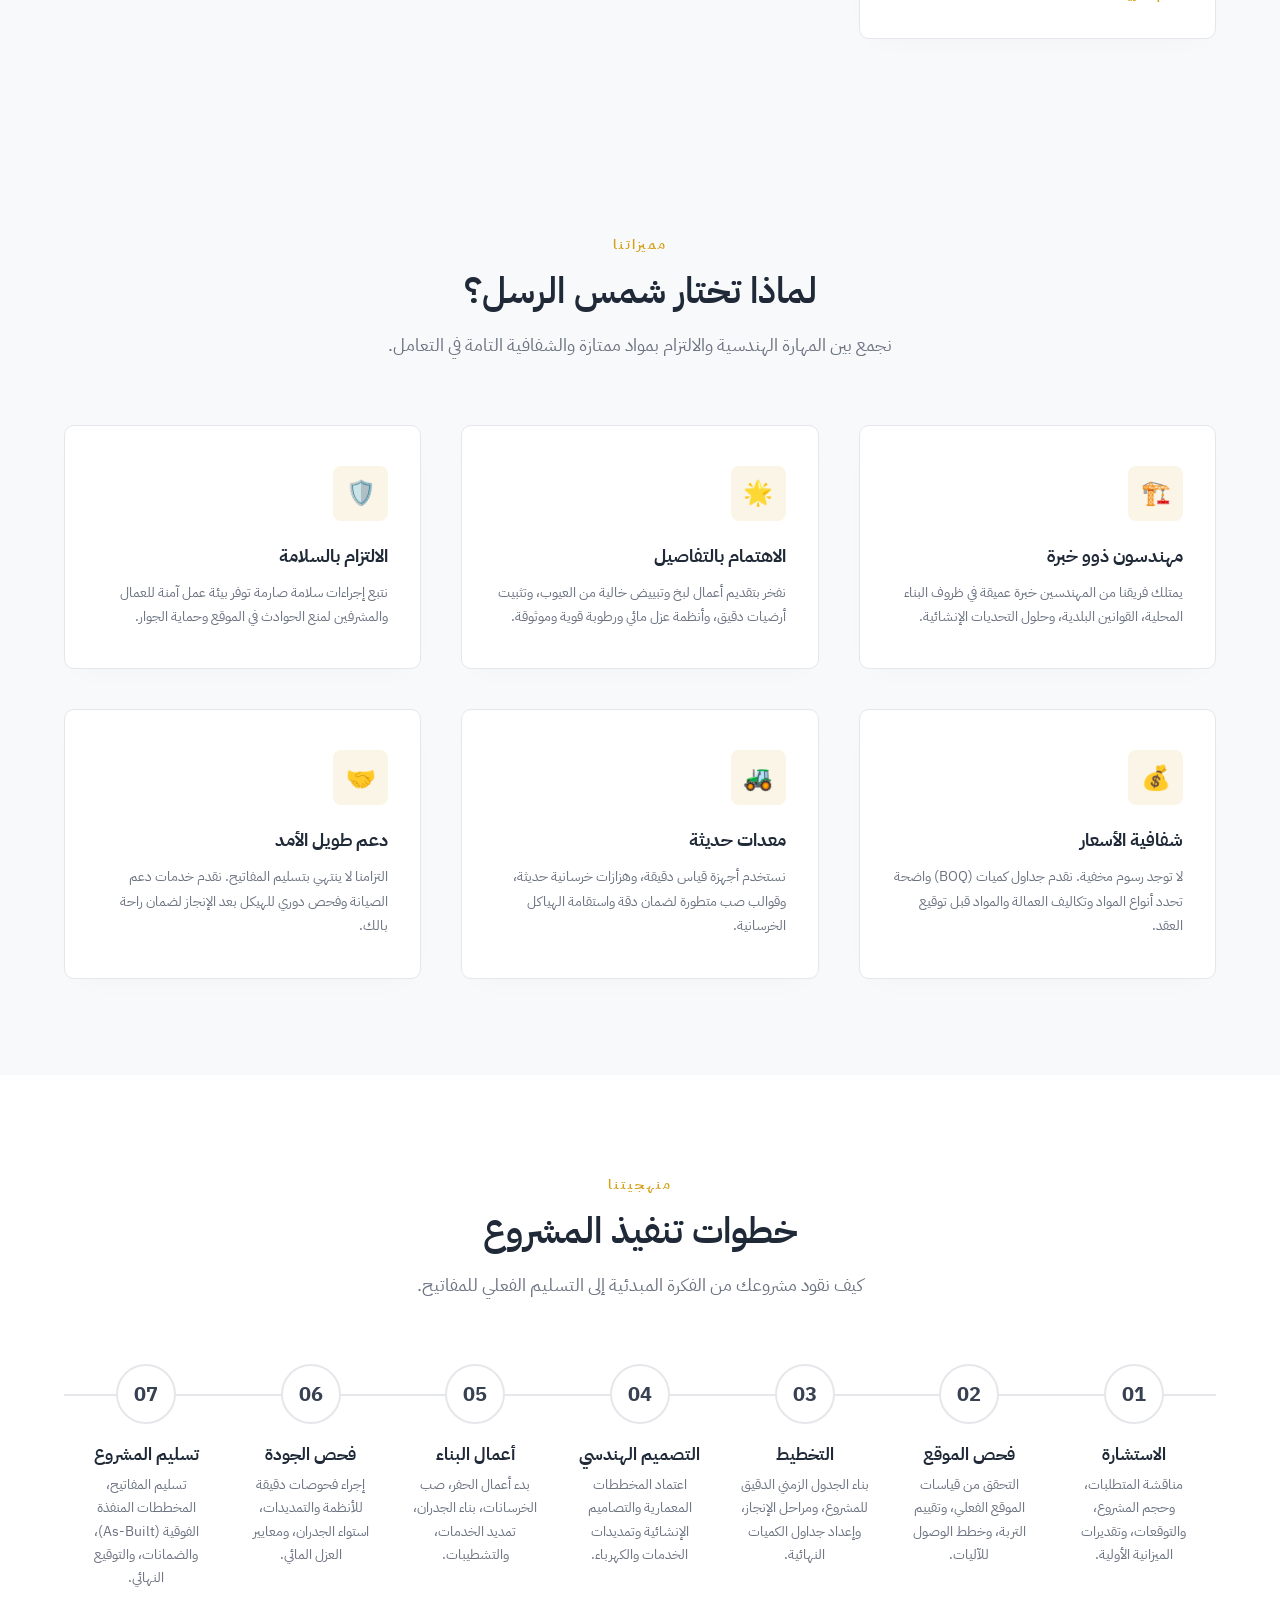
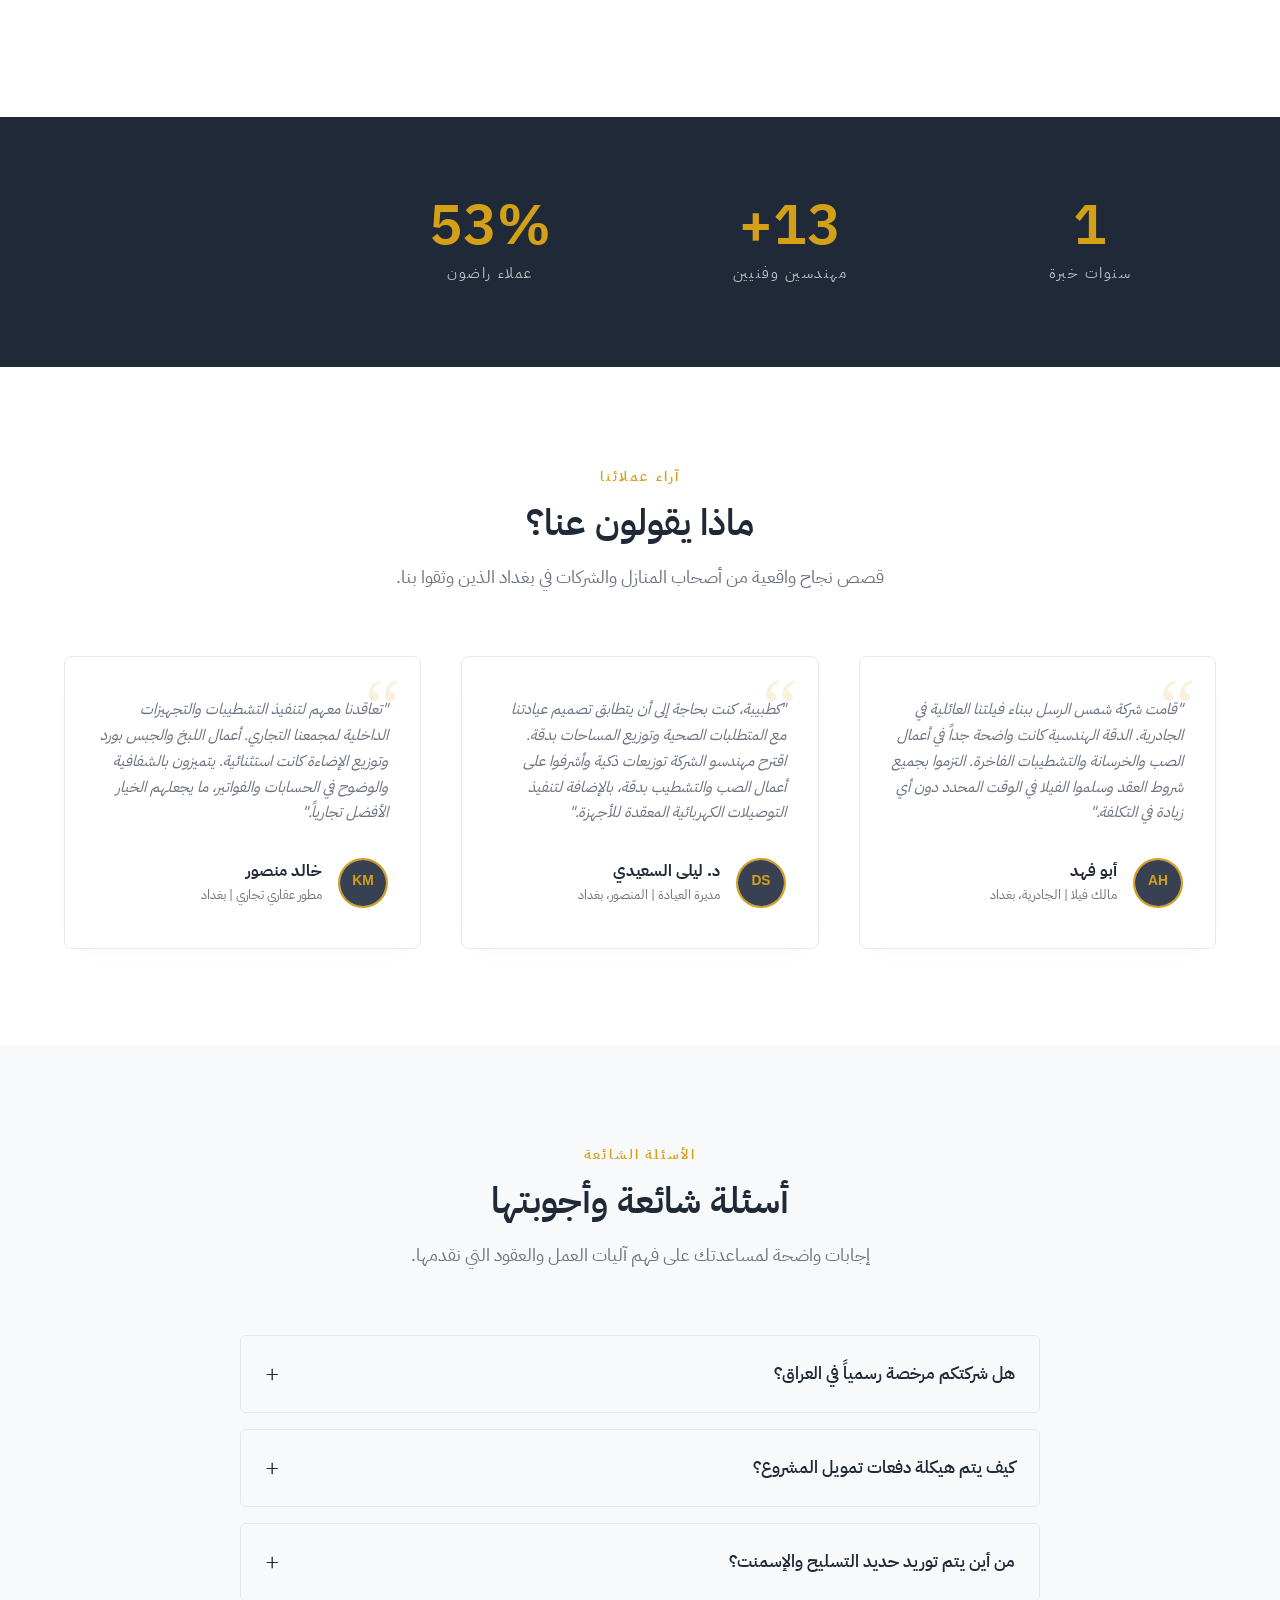
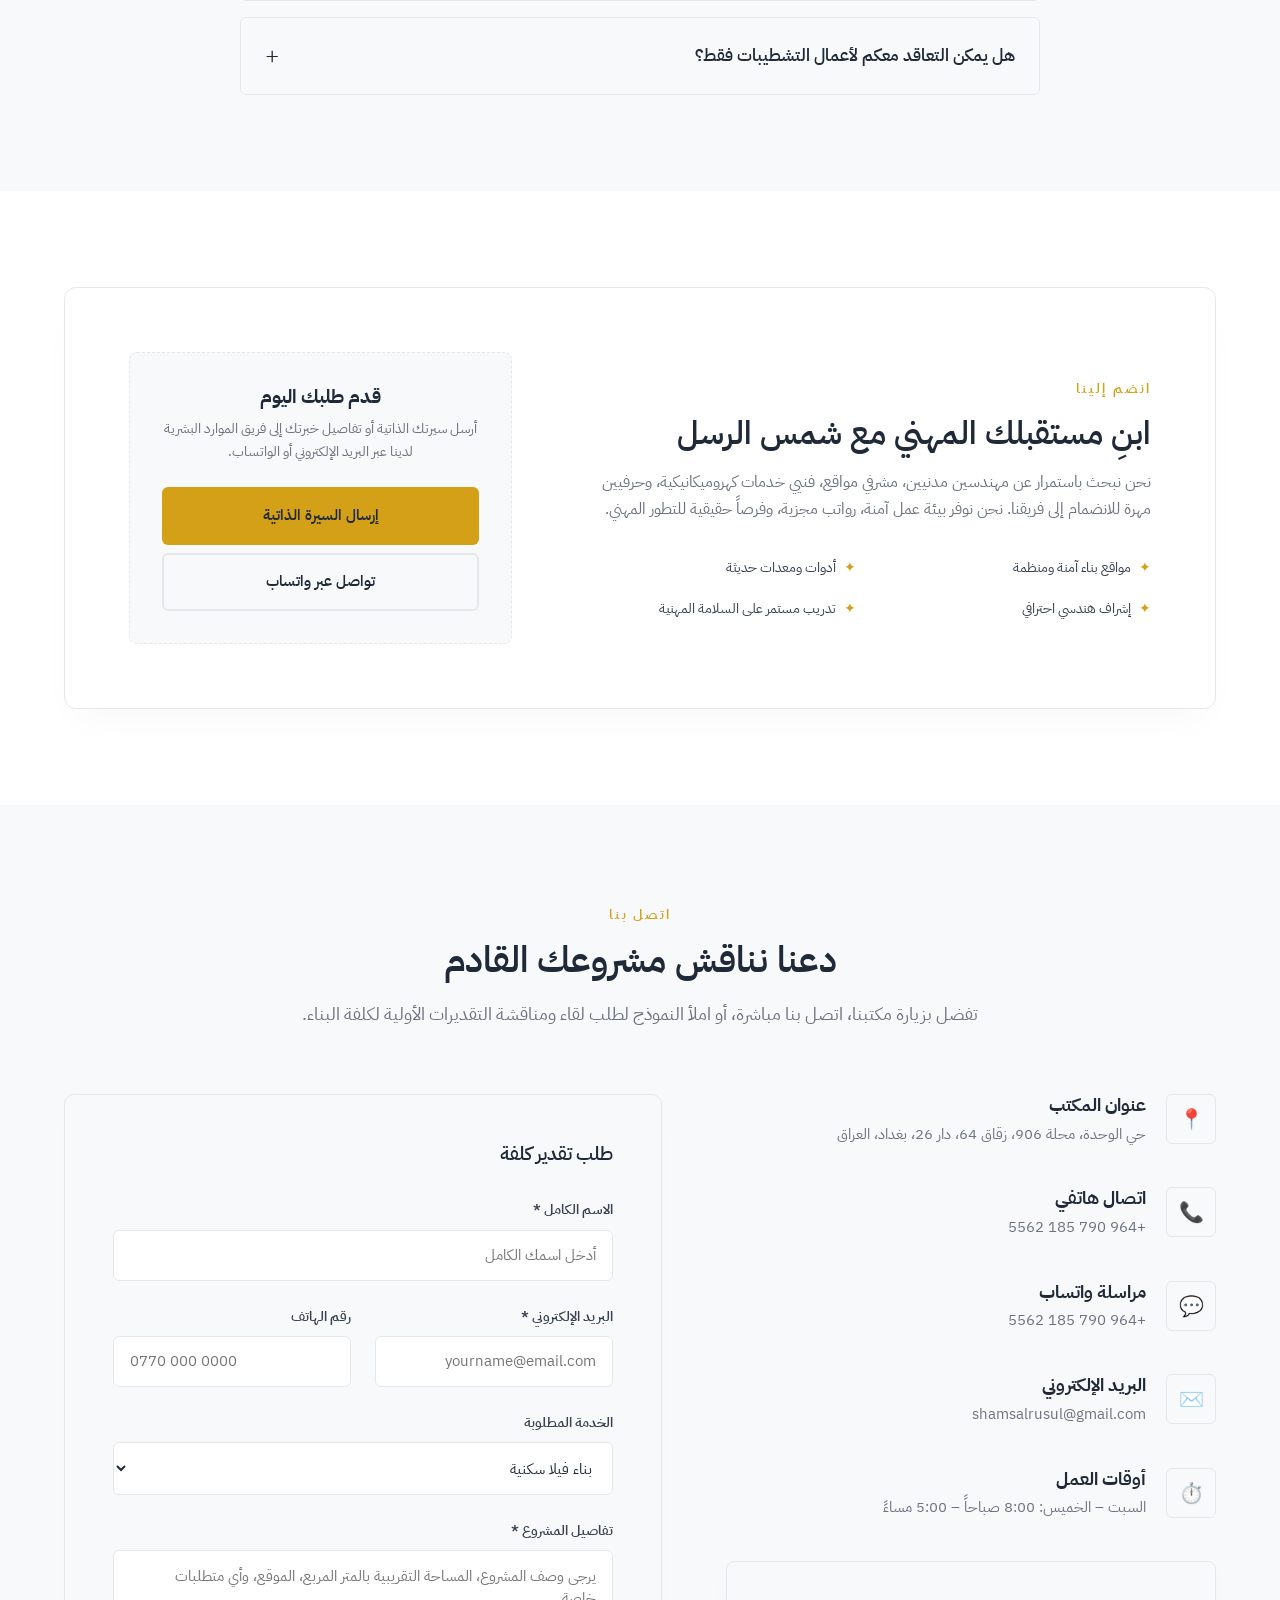
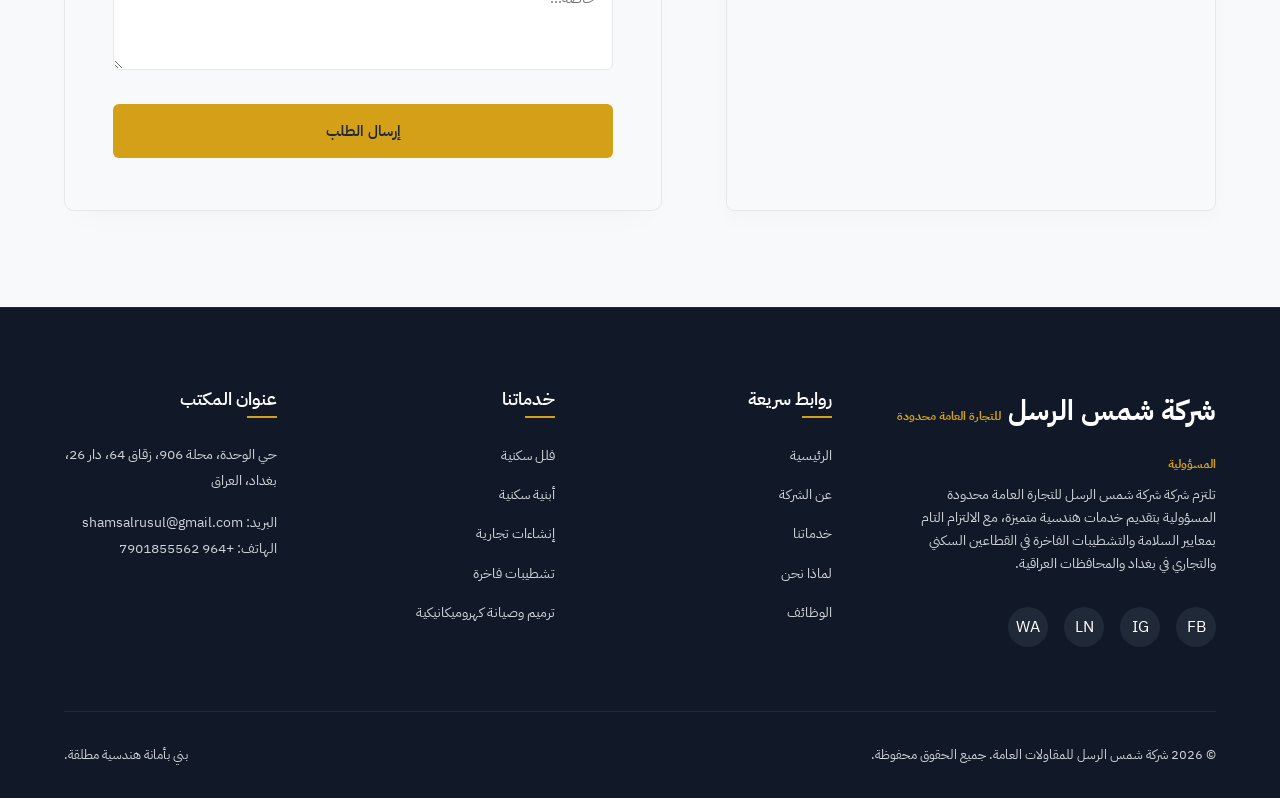
<file: ar.html>
<!DOCTYPE html>
<html lang="ar" dir="rtl">
<head>
  <meta charset="UTF-8">
  <meta name="viewport" content="width=device-width, initial-scale=1.0">
  
  <!-- Primary SEO Meta Tags -->
  <title>شركة شمس الرسل للتجارة العامة محدودة المسؤولية | بغداد، العراق</title>
  <meta name="description" content="شركة شمس الرسل للتجارة العامة محدودة المسؤولية. متخصصون في بناء الفلل السكنية الحديثة، الأبنية التجارية، أعمال التشطيبات الراقية، والترميم. جودة وإتقان هندسي.">
  <meta name="keywords" content="شمس الرسل، مقاولات عامة بغداد، شركات بناء العراق، بناء فلل بغداد، تشطيبات داخلية العراق، ترميم منازل بغداد، شركة مقاولات عراقية">
  
  <!-- Open Graph / Facebook -->
  <meta property="og:type" content="website">
  <meta property="og:url" content="https://shamsrussl.com/ar.html">
  <meta property="og:title" content="شركة شمس الرسل للتجارة العامة محدودة المسؤولية | بغداد، العراق">
  <meta property="og:description" content="نقدم خدمات بناء وترميم وهندسة مدنية احترافية في بغداد والمحافظات مع التزام تام بالمعايير الإنشائية والجودة والسلامة.">
  <meta property="og:image" content="assets/images/hero_villa.jpg">

  <!-- Favicon -->
  <link rel="icon" type="image/png" href="data:image/svg+xml,<svg xmlns=%22http://www.w3.org/2000/svg%22 viewBox=%220 0 100 100%22><rect width=%22100%22 height=%22100%22 rx=%2215%22 fill=%22%231F2937%22/><path d=%22M30 70 L50 35 L70 70 Z%22 fill=%22%23D4A017%22/></svg>">

  <!-- CSS Stylesheets -->
  <link rel="stylesheet" href="assets/css/style.css">
</head>
<body lang="ar" dir="rtl">

  <!-- Page Loader Animation -->
  <div class="loader-wrap">
    <div class="loader-spinner"></div>
  </div>

  <!-- Header Section (Sticky Navbar) -->
  <header dir="rtl">
    <div class="container nav-container">
      <a href="#home" class="logo-text" aria-label="شمس الرسل الرئيسية">
        شركة شمس الرسل
        <span class="logo-subtext"> للتجارة العامة محدودة المسؤولية</span>
      </a>
      
      <nav class="nav-links" aria-label="التنقل الرئيسي">
        <a href="#home" class="nav-link active">الرئيسية</a>
        <a href="#about" class="nav-link">من نحن</a>
        <a href="#services" class="nav-link">خدماتنا</a>
       
        <a href="#why-us" class="nav-link">لماذا نحن</a>
        <a href="#careers" class="nav-link">الوظائف</a>
        <a href="#contact" class="nav-link">اتصل بنا</a>
      </nav>

      <div class="nav-actions">
        <a href="index.html" class="lang-switcher" aria-label="التغيير إلى الإنجليزية">English</a>
        <a href="#contact" class="btn btn-primary btn-quote">طلب عرض سعر</a>
        <button class="hamburger" aria-label="فتح القائمة" aria-expanded="false">
          <span></span>
          <span></span>
          <span></span>
        </button>
      </div>
    </div>
  </header>

  <!-- Mobile Overlay Navigation -->
  <div class="mobile-overlay"></div>
  <nav class="mobile-nav" aria-label="قائمة الهاتف">
    <a href="#home" class="nav-link">الرئيسية</a>
    <a href="#about" class="nav-link">من نحن</a>
    <a href="#services" class="nav-link">خدماتنا</a>
   
    <a href="#why-us" class="nav-link">لماذا نحن</a>
    <a href="#careers" class="nav-link">الوظائف</a>
    <a href="#contact" class="nav-link">اتصل بنا</a>
    <a href="#contact" class="btn btn-primary btn-block">طلب عرض سعر</a>
  </nav>

  <!-- Hero Section -->
  <section id="home" class="hero">
    <div class="hero-bg">
      <img src="assets/images/hero_villa.jpg" alt="بناء فلل سكنية حديثة في بغداد" fetchpriority="high">
    </div>
    <div class="hero-overlay"></div>
    <div class="hero-shapes">
      <div class="hero-shape hero-shape-1"></div>
      <div class="hero-shape hero-shape-2"></div>
    </div>
    <div class="container">
      <div class="hero-content">
        <h1>نبني الجودة.<br>ونسلّم الثقة.</h1>
        <p>شركة شمس الرسل للتجارة العامة محدودة المسؤولية خدمات احترافية في مجالات البناء، الترميم، والأعمال الهندسية في بغداد والمحافظات العراقية، مع التزام تام بالجودة، الدقة، وإرضاء العملاء.</p>
        <div class="hero-btns">
          <a href="#contact" class="btn btn-primary">احصل على عرض سعر مجاني</a>
          <a href="#projects" class="btn btn-outline-white">تصفح مشاريعنا</a>
        </div>
      </div>
    </div>
  </section>

  <!-- About Section -->
  <section id="about" class="section scroll-reveal">
    <div class="container">
      <div class="about-grid">
        <div class="about-content">
          <span class="section-subtitle">من نحن</span>
          <h2 class="section-title">شريكك الموثوق في قطاع البناء العراقي</h2>
          <p class="about-lead">نجمع بين الخبرة المحلية وأحدث المعايير الهندسية العالمية لتقديم خدمات مقاولات يعتمد عليها في بغداد.</p>
          <p class="about-text">تأسست شركة شمس الرسل برؤية واضحة للارتقاء بسوق المقاولات السكنية والتجارية المتوسطة في بغداد. نحن متخصصون في تنفيذ الأعمال المدنية، والهياكل الخرسانية، والتشطيبات الفاخرة، بالإضافة إلى الأعمال الميكانيكية والكهربائية (MEP). ينصب تركيزنا على تقديم أعلى مستويات التنفيذ للمشاريع السكنية والتجارية، مع الالتزام الكامل بالشفافية المطلقة والسلامة الإنشائية.</p>
          
          <div class="values-grid">
            <div class="value-card">
              <h4>التميز الهندسي</h4>
              <p>يشرف فريقنا المتمرس من المهندسين على كل مرحلة من مراحل البناء لضمان مطابقة الكود الهندسي والسلامة الإنشائية.</p>
            </div>
            <div class="value-card">
              <h4>مواد عالية الجودة</h4>
              <p>نحرص على توريد الإسمنت والحديد والطابوق والمواد الكهربائية والصحية الممتازة التي تقاوم الظروف الجوية المحلية.</p>
            </div>
          </div>
          
          <div class="about-features">
            <div class="about-feature-item">
              <span class="about-feature-icon">🛡️</span>
              <div class="about-feature-text">
                <h5>معايير السلامة أولاً</h5>
                <p>نطبق بروتوكولات أمان صارمة لحماية العمال والمشرفين والمباني المجاورة خلال أعمال الحفر والصب.</p>
              </div>
            </div>
            <div class="about-feature-item">
              <span class="about-feature-icon">⏱️</span>
              <div class="about-feature-text">
                <h5>التسليم في الموعد</h5>
                <p>نلتزم بإعداد جداول زمنية دقيقة وتنفيذ مراحل العمل بانتظام، مع إحاطة العميل بالتقارير الأسبوعية.</p>
              </div>
            </div>
          </div>
        </div>

        <div class="about-visual">
          <div class="about-img-wrap">
            <img src="assets/images/project_residential.jpg" alt="موقع بناء تحت إشراف هندسي" loading="lazy">
          </div>
          <div class="about-experience-badge">
            <div class="about-experience-num">4</div>
            <div class="about-experience-text">سنوات من<br>التميز</div>
          </div>
        </div>
      </div>
    </div>
  </section>

  <!-- Services Section -->
  <section id="services" class="section services scroll-reveal">
    <div class="container">
      <div class="section-header">
        <span class="section-subtitle">خدماتنا</span>
        <h2 class="section-title">قدراتنا الإنشائية</h2>
        <p class="section-description">من تخطيط الموقع وأعمال الخرسانة الأساسية، وصولاً إلى التشطيبات الفاخرة وتنسيق الحدائق.</p>
      </div>

      <div class="services-grid">
        <!-- Service 1: Residential Construction -->
        <div class="service-card">
          <div class="service-img">
            <img src="assets/images/hero_villa.jpg" alt="البناء السكني" loading="lazy">
            <div class="service-icon-floating">🏠</div>
          </div>
          <div class="service-info">
            <h3>البناء السكني</h3>
            <p>تنفيذ كامل للفلل السكنية الفاخرة والأبنية السكنية المتوسطة (من 2 إلى 6 طوابق) في مختلف مناطق بغداد.</p>
            <ul class="service-features-list">
              <li>فلل سكنية بتصاميم حديثة</li>
              <li>أبنية سكنية متوسطة الارتفاع</li>
              <li>بناء الأسوار الخارجية والحدائق</li>
              <li>أعمال الحفر وتأسيس الخرسانة</li>
            </ul>
            <a href="#contact" class="service-link">تعلم المزيد &larr;</a>
          </div>
        </div>

      

        <!-- Service 3: Structural Works -->
        <div class="service-card">
          <div class="service-img">
            <img src="assets/images/project_residential.jpg" alt="الأعمال الإنشائية والمدنية" loading="lazy">
            <div class="service-icon-floating">🏗️</div>
          </div>
          <div class="service-info">
            <h3>الأعمال الإنشائية والمدنية</h3>
            <p>تنفيذ هياكل خرسانية متينة تضمن أقصى درجات الأمان، باستخدام حديد تسليح وخرسانة معتمدة وفحوصات مخبرية.</p>
            <ul class="service-features-list">
              <li>هياكل خرسانية مسلحة</li>
              <li>هياكل حديدية للمستودعات</li>
              <li>أعمال الطابوق وبناء الجدران</li>
              <li>جدران ساندة ومواقف السيارات</li>
            </ul>
            <a href="#contact" class="service-link">تعلم المزيد &larr;</a>
          </div>
        </div>

        <!-- Service 4: Interior & Exterior Finishing -->
        <div class="service-card">
          <div class="service-img">
            <img src="assets/images/project_restaurant.jpg" alt="التشطيبات والأعمال الكهروميكانيكية" loading="lazy">
            <div class="service-icon-floating">✨</div>
          </div>
          <div class="service-info">
            <h3>التشطيبات الفاخرة والخدمات</h3>
            <p>تحويل الهياكل الخرسانية إلى مساحات راقية جاهزة للسكن والاستخدام، مع تشطيبات فاخرة وتمديدات كهروميكانيكية حديثة.</p>
            <ul class="service-features-list">
              <li>تمديدات كهربائية وصحية متكاملة</li>
              <li>أعمال الجبس بورد واللبخ الفني</li>
              <li>أرضيات رخام وسيراميك عالية الجودة</li>
              <li>عزل الأسطح وتنسيق الحدائق الخارجية</li>
            </ul>
            <a href="#contact" class="service-link">تعلم المزيد &larr;</a>
          </div>
        </div>

        <!-- Service 5: Renovation & Maintenance -->
        <div class="service-card">
          <div class="service-img">
            <img src="assets/images/project_restaurant.jpg" alt="أعمال الترميم والصيانة" loading="lazy">
            <div class="service-icon-floating">🛠️</div>
          </div>
          <div class="service-info">
            <h3>الترميم والصيانة العامة</h3>
            <p>تحديث المباني القائمة، وتجديد التصاميم الداخلية التجارية، وتقديم عقود صيانة سنوية مهيكلة للشركات والمجمعات.</p>
            <ul class="service-features-list">
              <li>ترميم الفلل وتحديث واجهات الحجر</li>
              <li>تشطيب وتجهيز المطاعم والمقاهي</li>
              <li>تعديل وتقسيم المساحات المكتبية</li>
              <li>عقود صيانة وقائية وإصلاحات دورية</li>
            </ul>
            <a href="#contact" class="service-link">تعلم المزيد &larr;</a>
          </div>
        </div>
      </div>
    </div>
  </section>

  

  <!-- Why Choose Us Section -->
  <section id="why-us" class="section why-us scroll-reveal">
    <div class="container">
      <div class="section-header">
        <span class="section-subtitle">مميزاتنا</span>
        <h2 class="section-title">لماذا تختار شمس الرسل؟</h2>
        <p class="section-description">نجمع بين المهارة الهندسية والالتزام بمواد ممتازة والشفافية التامة في التعامل.</p>
      </div>

      <div class="why-grid">
        <!-- Benefit 1 -->
        <div class="why-card">
          <div class="why-icon">🏗️</div>
          <h4>مهندسون ذوو خبرة</h4>
          <p>يمتلك فريقنا من المهندسين خبرة عميقة في ظروف البناء المحلية، القوانين البلدية، وحلول التحديات الإنشائية.</p>
        </div>

        <!-- Benefit 2 -->
        <div class="why-card">
          <div class="why-icon">🌟</div>
          <h4>الاهتمام بالتفاصيل</h4>
          <p>نفخر بتقديم أعمال لبخ وتبييض خالية من العيوب، وتثبيت أرضيات دقيق، وأنظمة عزل مائي ورطوبة قوية وموثوقة.</p>
        </div>

        <!-- Benefit 3 -->
        <div class="why-card">
          <div class="why-icon">🛡️</div>
          <h4>الالتزام بالسلامة</h4>
          <p>نتبع إجراءات سلامة صارمة توفر بيئة عمل آمنة للعمال والمشرفين لمنع الحوادث في الموقع وحماية الجوار.</p>
        </div>

        <!-- Benefit 4 -->
        <div class="why-card">
          <div class="why-icon">💰</div>
          <h4>شفافية الأسعار</h4>
          <p>لا توجد رسوم مخفية. نقدم جداول كميات (BOQ) واضحة تحدد أنواع المواد وتكاليف العمالة والمواد قبل توقيع العقد.</p>
        </div>

        <!-- Benefit 5 -->
        <div class="why-card">
          <div class="why-icon">🚜</div>
          <h4>معدات حديثة</h4>
          <p>نستخدم أجهزة قياس دقيقة، وهزازات خرسانية حديثة، وقوالب صب متطورة لضمان دقة واستقامة الهياكل الخرسانية.</p>
        </div>

        <!-- Benefit 6 -->
        <div class="why-card">
          <div class="why-icon">🤝</div>
          <h4>دعم طويل الأمد</h4>
          <p>التزامنا لا ينتهي بتسليم المفاتيح. نقدم خدمات دعم الصيانة وفحص دوري للهيكل بعد الإنجاز لضمان راحة بالك.</p>
        </div>
      </div>
    </div>
  </section>

  <!-- Construction Process Timeline Section -->
  <section class="section scroll-reveal">
    <div class="container">
      <div class="section-header">
        <span class="section-subtitle">منهجيتنا</span>
        <h2 class="section-title">خطوات تنفيذ المشروع</h2>
        <p class="section-description">كيف نقود مشروعك من الفكرة المبدئية إلى التسليم الفعلي للمفاتيح.</p>
      </div>

      <div class="process-timeline">
        <!-- Step 1 -->
        <div class="process-step">
          <div class="process-step-num">01</div>
          <div class="process-step-content">
            <h4>الاستشارة</h4>
            <p>مناقشة المتطلبات، وحجم المشروع، والتوقعات، وتقديرات الميزانية الأولية.</p>
          </div>
        </div>

        <!-- Step 2 -->
        <div class="process-step">
          <div class="process-step-num">02</div>
          <div class="process-step-content">
            <h4>فحص الموقع</h4>
            <p>التحقق من قياسات الموقع الفعلي، وتقييم التربة، وخطط الوصول للآليات.</p>
          </div>
        </div>

        <!-- Step 3 -->
        <div class="process-step">
          <div class="process-step-num">03</div>
          <div class="process-step-content">
            <h4>التخطيط</h4>
            <p>بناء الجدول الزمني الدقيق للمشروع، ومراحل الإنجاز، وإعداد جداول الكميات النهائية.</p>
          </div>
        </div>

        <!-- Step 4 -->
        <div class="process-step">
          <div class="process-step-num">04</div>
          <div class="process-step-content">
            <h4>التصميم الهندسي</h4>
            <p>اعتماد المخططات المعمارية والتصاميم الإنشائية وتمديدات الخدمات والكهرباء.</p>
          </div>
        </div>

        <!-- Step 5 -->
        <div class="process-step">
          <div class="process-step-num">05</div>
          <div class="process-step-content">
            <h4>أعمال البناء</h4>
            <p>بدء أعمال الحفر، صب الخرسانات، بناء الجدران، تمديد الخدمات، والتشطيبات.</p>
          </div>
        </div>

        <!-- Step 6 -->
        <div class="process-step">
          <div class="process-step-num">06</div>
          <div class="process-step-content">
            <h4>فحص الجودة</h4>
            <p>إجراء فحوصات دقيقة للأنظمة والتمديدات، استواء الجدران، ومعايير العزل المائي.</p>
          </div>
        </div>

        <!-- Step 7 -->
        <div class="process-step">
          <div class="process-step-num">07</div>
          <div class="process-step-content">
            <h4>تسليم المشروع</h4>
            <p>تسليم المفاتيح، المخططات المنفذة الفوقية (As-Built)، والضمانات، والتوقيع النهائي.</p>
          </div>
        </div>
      </div>
    </div>
  </section>

  <!-- Statistics Counters Section -->
  <section class="section stats">
    <div class="container">
      <div class="stats-grid">
        
        <div class="stat-item">
          <h3 class="stat-number" data-target="3" data-suffix="">0</h3>
          <p>سنوات خبرة</p>
        </div>
        <div class="stat-item">
          <h3 class="stat-number" data-target="25" data-suffix="+">0+</h3>
          <p>مهندسين وفنيين</p>
        </div>
        <div class="stat-item">
          <h3 class="stat-number" data-target="97" data-suffix="%">0%</h3>
          <p>عملاء راضون</p>
        </div>
      </div>
    </div>
  </section>

  <!-- Testimonials Section -->
  <section class="section scroll-reveal">
    <div class="container">
      <div class="section-header">
        <span class="section-subtitle">آراء عملائنا</span>
        <h2 class="section-title">ماذا يقولون عنا؟</h2>
        <p class="section-description">قصص نجاح واقعية من أصحاب المنازل والشركات في بغداد الذين وثقوا بنا.</p>
      </div>

      <div class="testimonials-grid">
        <!-- Review 1 -->
        <div class="testimonial-card">
          <p class="testimonial-text">"قامت شركة شمس الرسل ببناء فيلتنا العائلية في الجادرية. الدقة الهندسية كانت واضحة جداً في أعمال الصب والخرسانة والتشطيبات الفاخرة. التزموا بجميع شروط العقد وسلموا الفيلا في الوقت المحدد دون أي زيادة في التكلفة."</p>
          <div class="testimonial-user">
            <div class="testimonial-avatar">
              <img src="data:image/svg+xml,<svg xmlns=%22http://www.w3.org/2000/svg%22 viewBox=%220 0 100 100%22><rect width=%22100%22 height=%22100%22 fill=%22%23374151%22/><text x=%2250%22 y=%2255%22 font-family=%22sans-serif%22 font-size=%2230%22 fill=%22%23D4A017%22 text-anchor=%22middle%22 font-weight=%22bold%22>AH</text></svg>" alt="أبو فهد">
            </div>
            <div class="testimonial-info">
              <h4>أبو فهد</h4>
              <p>مالك فيلا | الجادرية، بغداد</p>
            </div>
          </div>
        </div>

        <!-- Review 2 -->
        <div class="testimonial-card">
          <p class="testimonial-text">"كطبيبة، كنت بحاجة إلى أن يتطابق تصميم عيادتنا مع المتطلبات الصحية وتوزيع المساحات بدقة. اقترح مهندسو الشركة توزيعات ذكية وأشرفوا على أعمال الصب والتشطيب بدقة، بالإضافة لتنفيذ التوصيلات الكهربائية المعقدة للأجهزة."</p>
          <div class="testimonial-user">
            <div class="testimonial-avatar">
              <img src="data:image/svg+xml,<svg xmlns=%22http://www.w3.org/2000/svg%22 viewBox=%220 0 100 100%22><rect width=%22100%22 height=%22100%22 fill=%22%23374151%22/><text x=%2250%22 y=%2255%22 font-family=%22sans-serif%22 font-size=%2230%22 fill=%22%23D4A017%22 text-anchor=%22middle%22 font-weight=%22bold%22>DS</text></svg>" alt="د. ليلى السعيدي">
            </div>
            <div class="testimonial-info">
              <h4>د. ليلى السعيدي</h4>
              <p>مديرة العيادة | المنصور، بغداد</p>
            </div>
          </div>
        </div>

        <!-- Review 3 -->
        <div class="testimonial-card">
          <p class="testimonial-text">"تعاقدنا معهم لتنفيذ التشطيبات والتجهيزات الداخلية لمجمعنا التجاري. أعمال اللبخ والجبس بورد وتوزيع الإضاءة كانت استثنائية. يتميزون بالشفافية والوضوح في الحسابات والفواتير، ما يجعلهم الخيار الأفضل تجارياً."</p>
          <div class="testimonial-user">
            <div class="testimonial-avatar">
              <img src="data:image/svg+xml,<svg xmlns=%22http://www.w3.org/2000/svg%22 viewBox=%220 0 100 100%22><rect width=%22100%22 height=%22100%22 fill=%22%23374151%22/><text x=%2250%22 y=%2255%22 font-family=%22sans-serif%22 font-size=%2230%22 fill=%22%23D4A017%22 text-anchor=%22middle%22 font-weight=%22bold%22>KM</text></svg>" alt="خالد منصور">
            </div>
            <div class="testimonial-info">
              <h4>خالد منصور</h4>
              <p>مطور عقاري تجاري | بغداد</p>
            </div>
          </div>
        </div>
      </div>
    </div>
  </section>

  <!-- FAQ Section -->
  <section class="section services scroll-reveal">
    <div class="container">
      <div class="section-header">
        <span class="section-subtitle">الأسئلة الشائعة</span>
        <h2 class="section-title">أسئلة شائعة وأجوبتها</h2>
        <p class="section-description">إجابات واضحة لمساعدتك على فهم آليات العمل والعقود التي نقدمها.</p>
      </div>

      <div class="faq-list">
        <div class="faq-item">
          <button class="faq-question">هل شركتكم مرخصة رسمياً في العراق؟</button>
          <div class="faq-answer">
            <div class="faq-answer-content">
              نعم، شركة شمس الرسل مسجلة رسمياً لدى وزارة التجارة العراقية ومسجلة في مسجل الشركات، ومرخصة لتنفيذ الأعمال المدنية والهندسية في بغداد وكافة المحافظات.
            </div>
          </div>
        </div>

        <div class="faq-item">
          <button class="faq-question">كيف يتم هيكلة دفعات تمويل المشروع؟</button>
          <div class="faq-answer">
            <div class="faq-answer-content">
              يتم تقسيم دفعات العقد على مراحل إنجاز ملموسة (مثل: الدفعة الأولى، انتهاء صب الأساسات، صب الهياكل، أعمال الطابوق، التمديدات الكهروميكانيكية، والتشطيب النهائي). لا نطلب مبالغ كبيرة دون إنجاز فعلي موثق.
            </div>
          </div>
        </div>

        <div class="faq-item">
          <button class="faq-question">من أين يتم توريد حديد التسليح والإسمنت؟</button>
          <div class="faq-answer">
            <div class="faq-answer-content">
              نتعامل فقط مع المعامل المعتمدة محلياً وإقليمياً. وتخضع جميع الشحنات الواردة من حديد تسليح وإسمنت لفحوصات مخبرية معتمدة لضمان تطابق قوة الإجهاد مع المخططات الإنشائية.
            </div>
          </div>
        </div>

        <div class="faq-item">
          <button class="faq-question">هل يمكن التعاقد معكم لأعمال التشطيبات فقط؟</button>
          <div class="faq-answer">
            <div class="faq-answer-content">
              نعم، على الرغم من أننا نفضل تسليم المشاريع بالكامل (تسليم مفتاح)، إلا أننا نوفر عقوداً منفصلة لأعمال التشطيبات الفاخرة، الديكورات، تنسيق الحدائق، والترميم الإنشائي للمباني القائمة.
            </div>
          </div>
        </div>
      </div>
    </div>
  </section>

  <!-- Careers Section -->
  <section id="careers" class="section scroll-reveal">
    <div class="container">
      <div class="careers-card">
        <div class="careers-content">
          <span class="section-subtitle">انضم إلينا</span>
          <h3>ابنِ مستقبلك المهني مع شمس الرسل</h3>
          <p>نحن نبحث باستمرار عن مهندسين مدنيين، مشرفي مواقع، فنيي خدمات كهروميكانيكية، وحرفيين مهرة للانضمام إلى فريقنا. نحن نوفر بيئة عمل آمنة، رواتب مجزية، وفرصاً حقيقية للتطور المهني.</p>
          <ul class="careers-benefits">
            <li>مواقع بناء آمنة ومنظمة</li>
            <li>أدوات ومعدات حديثة</li>
            <li>إشراف هندسي احترافي</li>
            <li>تدريب مستمر على السلامة المهنية</li>
          </ul>
        </div>
        <div class="careers-action">
          <h4>قدم طلبك اليوم</h4>
          <p>أرسل سيرتك الذاتية أو تفاصيل خبرتك إلى فريق الموارد البشرية لدينا عبر البريد الإلكتروني أو الواتساب.</p>
          <a href="mailto:careers@shamsrussl.com" class="btn btn-primary" style="margin-bottom: 0.5rem; width: 100%;">إرسال السيرة الذاتية</a>
          <a href="https://wa.me/9647901855562" class="btn btn-secondary" style="width: 100%;">تواصل عبر واتساب</a>
        </div>
      </div>
    </div>
  </section>

  <!-- Contact Section -->
  <section id="contact" class="section services scroll-reveal">
    <div class="container">
      <div class="section-header">
        <span class="section-subtitle">اتصل بنا</span>
        <h2 class="section-title">دعنا نناقش مشروعك القادم</h2>
        <p class="section-description">تفضل بزيارة مكتبنا، اتصل بنا مباشرة، أو املأ النموذج لطلب لقاء ومناقشة التقديرات الأولية لكلفة البناء.</p>
      </div>

      <div class="contact-grid">
        <div class="contact-info-wrap">
          <div class="contact-info-item">
            <div class="contact-icon">📍</div>
            <div class="contact-details-text">
              <h4>عنوان المكتب</h4>
              <p>حي الوحدة، محلة 906، زقاق 64، دار 26، بغداد، العراق</p>
            </div>
          </div>

          <div class="contact-info-item">
            <div class="contact-icon">📞</div>
            <div class="contact-details-text">
              <h4>اتصال هاتفي</h4>
              <p><a href="tel:+9647901855562">+964 790 185 5562</a></p>
            </div>
          </div>

          <div class="contact-info-item">
            <div class="contact-icon">💬</div>
            <div class="contact-details-text">
              <h4>مراسلة واتساب</h4>
              <p><a href="https://wa.me/9647901855562" target="_blank" rel="noopener">+964 790 185 5562</a></p>
            </div>
          </div>

          <div class="contact-info-item">
            <div class="contact-icon">✉️</div>
            <div class="contact-details-text">
              <h4>البريد الإلكتروني</h4>
              <p><a href="mailto:shamsalrusul@gmail.com">shamsalrusul@gmail.com</a></p>
            </div>
          </div>

          <div class="contact-info-item">
            <div class="contact-icon">⏱️</div>
            <div class="contact-details-text">
              <h4>أوقات العمل</h4>
              <p>السبت – الخميس: 8:00 صباحاً – 5:00 مساءً</p>
            </div>
          </div>

          <div class="map-wrap">
            <iframe 
              src="https://www.google.com/maps/embed?pb=!1m18!1m12!1m3!1d13337.892404098904!2d44.42398555!3d33.306041049999996!2m3!1f0!2f0!3f0!3m2!1i1024!2i768!4f13.1!3m3!1m2!1s0x15577e112d7cbf57%3A0xe543c749af671d1!2sAl-Wahda%2C%20Baghdad!5e0!3m2!1sen!2siq!4v1700000000000!5m2!1sen!2siq" 
              title="موقع شركة شمس الرسل على الخريطة"
              allowfullscreen="" 
              loading="lazy" 
              referrerpolicy="no-referrer-when-downgrade">
            </iframe>
          </div>
        </div>

        <form class="contact-form" novalidate>
          <h3 style="margin-bottom: 2rem;">طلب تقدير كلفة</h3>
          
          <div class="form-group">
            <label for="name" class="form-label">الاسم الكامل *</label>
            <input type="text" id="name" class="form-control" placeholder="أدخل اسمك الكامل" required>
          </div>

          <div class="form-group-row">
            <div class="form-group">
              <label for="email" class="form-label">البريد الإلكتروني *</label>
              <input type="email" id="email" class="form-control" placeholder="yourname@email.com" required>
            </div>
            <div class="form-group">
              <label for="phone" class="form-label">رقم الهاتف</label>
              <input type="tel" id="phone" class="form-control" placeholder="0770 000 0000">
            </div>
          </div>

          <div class="form-group">
            <label for="service-type" class="form-label">الخدمة المطلوبة</label>
            <select id="service-type" class="form-control">
              <option value="residential">بناء فيلا سكنية</option>
              <option value="commercial">بناء مبنى تجاري</option>
              <option value="finishing">تشطيبات داخلية وخارجية</option>
              <option value="renovation">أعمال ترميم وتحديث</option>
              <option value="other">استشارة أخرى</option>
            </select>
          </div>

          <div class="form-group">
            <label for="message" class="form-label">تفاصيل المشروع *</label>
            <textarea id="message" class="form-control" placeholder="يرجى وصف المشروع، المساحة التقريبية بالمتر المربع، الموقع، وأي متطلبات خاصة..." required></textarea>
          </div>

          <button type="submit" class="btn btn-primary" style="width: 100%;">إرسال الطلب</button>
          
          <div class="form-feedback"></div>
        </form>
      </div>
    </div>
  </section>

  <!-- Footer Section -->
  <footer>
    <div class="container">
      <div class="footer-top">
        <div class="footer-brand">
          <a href="#home" class="logo-text">
            شركة شمس الرسل
            <span class="logo-subtext"> للتجارة العامة محدودة المسؤولية</span>
          </a>
          <p>تلتزم شركة شركة شمس الرسل للتجارة العامة محدودة المسؤولية بتقديم خدمات هندسية متميزة، مع الالتزام التام بمعايير السلامة والتشطيبات الفاخرة في القطاعين السكني والتجاري في بغداد والمحافظات العراقية.</p>
          <div class="footer-socials">
            <a href="https://facebook.com" class="footer-social-icon" aria-label="فيسبوك" target="_blank" rel="noopener">FB</a>
            <a href="https://instagram.com" class="footer-social-icon" aria-label="إنستغرام" target="_blank" rel="noopener">IG</a>
            <a href="https://linkedin.com" class="footer-social-icon" aria-label="لينكد إن" target="_blank" rel="noopener">LN</a>
            <a href="https://wa.me/9647901855562" class="footer-social-icon" aria-label="واتساب" target="_blank" rel="noopener">WA</a>
          </div>
        </div>

        <div class="footer-col">
          <h4>روابط سريعة</h4>
          <ul class="footer-links">
            <li><a href="#home">الرئيسية</a></li>
            <li><a href="#about">عن الشركة</a></li>
            <li><a href="#services">خدماتنا</a></li>
            
            <li><a href="#why-us">لماذا نحن</a></li>
            <li><a href="#careers">الوظائف</a></li>
          </ul>
        </div>

        <div class="footer-col">
          <h4>خدماتنا</h4>
          <ul class="footer-links">
            <li><a href="#services">فلل سكنية</a></li>
            <li><a href="#services">أبنية سكنية</a></li>
            <li><a href="#services">إنشاءات تجارية</a></li>
            <li><a href="#services">تشطيبات فاخرة</a></li>
            <li><a href="#services">ترميم وصيانة كهروميكانيكية</a></li>
          </ul>
        </div>

        <div class="footer-col">
          <h4>عنوان المكتب</h4>
          <p style="font-size: 0.9rem; line-height: 1.8; margin-bottom: 1rem;">
            حي الوحدة، محلة 906، زقاق 64، دار 26، بغداد، العراق<br>
          </p>
          <p style="font-size: 0.9rem; line-height: 1.8;">
            البريد: <a href="mailto:shamsalrusul@gmail.com">shamsalrusul@gmail.com</a><br>
            الهاتف: <a href="tel:9647901855562">+964 7901855562</a>
          </p>
        </div>
      </div>

      <div class="footer-bottom">
        <p>&copy; 2026 شركة شمس الرسل للمقاولات العامة. جميع الحقوق محفوظة.</p>
        <p>بني بأمانة هندسية مطلقة.</p>
      </div>
    </div>
  </footer>

  <!-- Core JavaScript -->
  <script src="assets/js/main.js"></script>
</body>
</html>
</file>
<file: assets/css/style.css>
/* ==========================================================================
   Shams Al-Russl General Contracting - Custom Premium Stylesheet
   ========================================================================== */

/* --- Import Premium Fonts --- */
@import url('https://fonts.googleapis.com/css2?family=Inter:wght@300;400;500;600;700;800&family=IBM+Plex+Sans+Arabic:wght@300;400;500;600;700&display=swap');

/* --- Design Tokens / CSS Variables --- */
:root {
  /* Colors */
  --color-primary: #1F2937;
  --color-secondary: #374151;
  --color-accent: #D4A017;
  --color-accent-rgb: 212, 160, 23;
  --color-accent-hover: #B8860B;
  --color-bg: #FFFFFF;
  --color-light: #F8F9FA;
  --color-border: #E5E7EB;
  --color-text: #1F2937;
  --color-text-muted: #6B7280;
  --color-overlay: rgba(31, 41, 55, 0.4);
  --color-header-bg: rgba(255, 255, 255, 0.85);
  --color-card-shadow: rgba(0, 0, 0, 0.04);
  
  /* Fonts */
  --font-english: 'Inter', -apple-system, BlinkMacSystemFont, "Segoe UI", Roboto, Helvetica, Arial, sans-serif;
  --font-arabic: 'IBM Plex Sans Arabic', -apple-system, sans-serif;
  
  /* Transitions */
  --transition-smooth: all 0.4s cubic-bezier(0.16, 1, 0.3, 1);
  --transition-fast: all 0.2s cubic-bezier(0.16, 1, 0.3, 1);
  --transition-bounce: all 0.6s cubic-bezier(0.175, 0.885, 0.32, 1.275);
  
  /* Spacing */
  --container-max-width: 1200px;
  --section-padding: 6rem 1.5rem;
  --section-padding-mobile: 4rem 1rem;
}

/* --- Dark Mode Configuration --- */
@media (prefers-color-scheme: dark) {
  :root {
    --color-bg: #111827;
    --color-light: #1F2937;
    --color-primary: #F9FAFB;
    --color-secondary: #F3F4F6;
    --color-border: #374151;
    --color-text: #F3F4F6;
    --color-text-muted: #9CA3AF;
    --color-overlay: rgba(0, 0, 0, 0.6);
    --color-header-bg: rgba(17, 24, 39, 0.85);
    --color-card-shadow: rgba(0, 0, 0, 0.2);
  }
}

/* --- Reset & Global Base --- */
*, *::before, *::after {
  box-sizing: border-box;
  margin: 0;
  padding: 0;
}

html {
  scroll-behavior: smooth;
  scroll-padding-top: 80px; /* offset for fixed header */
}

body {
  font-family: var(--font-english);
  background-color: var(--color-bg);
  color: var(--color-text);
  line-height: 1.6;
  overflow-x: hidden;
  -webkit-font-smoothing: antialiased;
  -moz-osx-font-smoothing: grayscale;
  transition: background-color 0.3s ease, color 0.3s ease;
}

/* RTL Specific Override */
body[dir="rtl"] {
  font-family: var(--font-arabic);
  line-height: 1.7;
}

a {
  color: inherit;
  text-decoration: none;
  transition: var(--transition-fast);
}

img {
  max-width: 100%;
  height: auto;
  display: block;
}

button, input, textarea, select {
  font-family: inherit;
}

/* --- Typography Helpers --- */
h1, h2, h3, h4, h5, h6 {
  font-weight: 700;
  line-height: 1.25;
  color: var(--color-primary);
  margin-bottom: 1rem;
}

body[dir="rtl"] h1, body[dir="rtl"] h2, body[dir="rtl"] h3 {
  font-weight: 600;
}

.text-balance {
  text-wrap: balance;
}

/* --- Layout Components --- */
.container {
  max-width: var(--container-max-width);
  margin-inline: auto;
  padding-inline: 1.5rem;
}

.section {
  padding: var(--section-padding);
}

@media (max-width: 768px) {
  .section {
    padding: var(--section-padding-mobile);
  }
}

.section-header {
  text-align: center;
  max-width: 700px;
  margin-inline: auto;
  margin-bottom: 4rem;
}

.section-subtitle {
  color: var(--color-accent);
  text-transform: uppercase;
  font-weight: 600;
  font-size: 0.875rem;
  letter-spacing: 0.15em;
  margin-bottom: 0.75rem;
  display: inline-block;
}

.section-title {
  font-size: 2.25rem;
  font-weight: 800;
  letter-spacing: -0.02em;
}

body[dir="rtl"] .section-title {
  letter-spacing: 0;
}

.section-description {
  color: var(--color-text-muted);
  font-size: 1.125rem;
}

/* --- Buttons --- */
.btn {
  display: inline-flex;
  align-items: center;
  justify-content: center;
  padding: 0.875rem 2rem;
  border-radius: 6px;
  font-weight: 600;
  font-size: 0.95rem;
  border: 2px solid transparent;
  cursor: pointer;
  transition: var(--transition-smooth);
}

.btn-primary {
  background-color: var(--color-accent);
  color: #1F2937; /* keep dark text for high gold contrast */
}

.btn-primary:hover {
  background-color: var(--color-accent-hover);
  transform: translateY(-2px);
  box-shadow: 0 10px 20px -5px rgba(212, 160, 23, 0.3);
}

.btn-secondary {
  background-color: transparent;
  color: var(--color-primary);
  border-color: var(--color-border);
}

.btn-secondary:hover {
  background-color: var(--color-light);
  border-color: var(--color-primary);
  transform: translateY(-2px);
}

.btn-white {
  background-color: #FFFFFF;
  color: #1F2937;
}

.btn-white:hover {
  background-color: var(--color-light);
  transform: translateY(-2px);
  box-shadow: 0 10px 20px -5px rgba(255, 255, 255, 0.15);
}

.btn-outline-white {
  background-color: transparent;
  color: #FFFFFF;
  border-color: rgba(255, 255, 255, 0.4);
}

.btn-outline-white:hover {
  background-color: #FFFFFF;
  color: #1F2937;
  border-color: #FFFFFF;
  transform: translateY(-2px);
}

/* --- Sticky Shrinking Header & Navigation --- */
header {
  position: fixed;
  top: 0;
  left: 0;
  right: 0;
  z-index: 1000;
  height: 90px;
  background-color: transparent;
  border-bottom: 1px solid rgba(255, 255, 255, 0.08);
  display: flex;
  align-items: center;
  transition: var(--transition-smooth);
}

header.scrolled {
  height: 70px;
  background-color: var(--color-header-bg);
  backdrop-filter: blur(12px);
  box-shadow: 0 10px 30px -10px var(--color-card-shadow);
  border-bottom-color: var(--color-border);
}

/* Adjust colors on hero overlay vs scrolled states */
header .nav-link {
  color: #FFFFFF;
  font-weight: 500;
  font-size: 0.95rem;
  padding: 0.5rem 0;
  position: relative;
}

header.scrolled .nav-link {
  color: var(--color-text);
}

header .nav-link::after {
  content: '';
  position: absolute;
  bottom: 0;
  left: 0;
  width: 0;
  height: 2px;
  background-color: var(--color-accent);
  transition: var(--transition-fast);
}

header[dir="rtl"] .nav-link::after {
  left: auto;
  right: 0;
}

header .nav-link:hover::after,
header .nav-link.active::after {
  width: 100%;
}

header .logo-text {
  font-size: 1.5rem;
  font-weight: 800;
  letter-spacing: -0.03em;
  color: #FFFFFF;
  display: flex;
  flex-direction: column;
}

header.scrolled .logo-text {
  color: var(--color-primary);
}

header .logo-subtext {
  font-size: 0.65rem;
  font-weight: 500;
  letter-spacing: 0.1em;
  color: var(--color-accent);
}

.nav-container {
  display: flex;
  align-items: center;
  justify-content: space-between;
  width: 100%;
}

.nav-links {
  display: flex;
  align-items: center;
  gap: 2.5rem;
}

.nav-actions {
  display: flex;
  align-items: center;
  gap: 1.5rem;
}

/* Language Switcher */
.lang-switcher {
  font-weight: 600;
  font-size: 0.9rem;
  color: #FFFFFF;
  border: 1px solid rgba(255, 255, 255, 0.2);
  padding: 0.35rem 0.85rem;
  border-radius: 4px;
  cursor: pointer;
}

header.scrolled .lang-switcher {
  color: var(--color-text);
  border-color: var(--color-border);
}

.lang-switcher:hover {
  background-color: rgba(255, 255, 255, 0.1);
  color: var(--color-accent);
}

header.scrolled .lang-switcher:hover {
  background-color: var(--color-light);
}

/* Hamburger Menu */
.hamburger {
  display: none;
  background: none;
  border: none;
  cursor: pointer;
  position: relative;
  width: 24px;
  height: 18px;
}

.hamburger span {
  display: block;
  width: 100%;
  height: 2px;
  background-color: #FFFFFF;
  position: absolute;
  left: 0;
  transition: var(--transition-fast);
}

header.scrolled .hamburger span {
  background-color: var(--color-primary);
}

.hamburger span:nth-child(1) { top: 0; }
.hamburger span:nth-child(2) { top: 8px; }
.hamburger span:nth-child(3) { top: 16px; }

.hamburger.active span:nth-child(1) { transform: translateY(8px) rotate(45deg); }
.hamburger.active span:nth-child(2) { opacity: 0; }
.hamburger.active span:nth-child(3) { transform: translateY(-8px) rotate(-45deg); }

/* --- Mobile Menu Overlay --- */
.mobile-nav {
  position: fixed;
  top: 0;
  bottom: 0;
  right: -100%;
  width: 80%;
  max-width: 320px;
  background-color: var(--color-bg);
  box-shadow: -10px 0 30px rgba(0, 0, 0, 0.1);
  z-index: 999;
  display: flex;
  flex-direction: column;
  padding: 8rem 2.5rem 3rem;
  gap: 2rem;
  transition: var(--transition-smooth);
}

body[dir="rtl"] .mobile-nav {
  right: auto;
  left: -100%;
  box-shadow: 10px 0 30px rgba(0, 0, 0, 0.1);
}

.mobile-nav.active {
  right: 0;
}

body[dir="rtl"] .mobile-nav.active {
  left: 0;
}

.mobile-nav .nav-link {
  font-size: 1.25rem;
  font-weight: 600;
  color: var(--color-text);
  padding: 0.5rem 0;
  border-bottom: 1px solid var(--color-border);
}

.mobile-overlay {
  position: fixed;
  inset: 0;
  background-color: rgba(0,0,0,0.5);
  backdrop-filter: blur(4px);
  z-index: 998;
  opacity: 0;
  pointer-events: none;
  transition: var(--transition-smooth);
}

.mobile-overlay.active {
  opacity: 1;
  pointer-events: all;
}

/* Responsive Navbar Toggle */
@media (max-width: 1024px) {
  .nav-links, .nav-actions .btn-quote {
    display: none;
  }
  
  .hamburger {
    display: block;
  }
  
  header {
    height: 70px;
  }
}

/* --- Hero Section --- */
.hero {
  height: 100vh;
  min-height: 600px;
  position: relative;
  display: flex;
  align-items: center;
  color: #FFFFFF;
  overflow: hidden;
  background-color: #111827;
}

.hero-bg {
  position: absolute;
  inset: 0;
  z-index: 1;
}

.hero-bg img {
  width: 100%;
  height: 100%;
  object-fit: cover;
  opacity: 0.6;
}

.hero-overlay {
  position: absolute;
  inset: 0;
  background: linear-gradient(to bottom, rgba(17, 24, 39, 0.7) 0%, rgba(17, 24, 39, 0.5) 50%, rgba(17, 24, 39, 0.8) 100%);
  z-index: 2;
}

.hero-shapes {
  position: absolute;
  inset: 0;
  z-index: 3;
  pointer-events: none;
}

.hero-shape {
  position: absolute;
  border-radius: 50%;
  filter: blur(80px);
  opacity: 0.15;
}

.hero-shape-1 {
  width: 400px;
  height: 400px;
  background-color: var(--color-accent);
  top: 10%;
  right: 5%;
  animation: float 20s infinite alternate;
}

.hero-shape-2 {
  width: 300px;
  height: 300px;
  background-color: #3B82F6;
  bottom: 10%;
  left: 5%;
  animation: float 15s infinite alternate-reverse;
}

@keyframes float {
  0% { transform: translateY(0) scale(1); }
  100% { transform: translateY(-30px) scale(1.1); }
}

.hero-content {
  position: relative;
  z-index: 4;
  max-width: 800px;
  padding-top: 60px;
}

.hero h1 {
  font-size: 4rem;
  font-weight: 800;
  line-height: 1.15;
  color: #FFFFFF;
  margin-bottom: 1.5rem;
  letter-spacing: -0.03em;
}

body[dir="rtl"] .hero h1 {
  font-size: 3.5rem;
  letter-spacing: 0;
}

.hero p {
  font-size: 1.25rem;
  color: rgba(255, 255, 255, 0.9);
  margin-bottom: 2.5rem;
  max-width: 650px;
}

.hero-btns {
  display: flex;
  gap: 1rem;
}

@media (max-width: 768px) {
  .hero h1 {
    font-size: 2.5rem;
  }
  body[dir="rtl"] .hero h1 {
    font-size: 2.25rem;
  }
  .hero p {
    font-size: 1.1rem;
  }
  .hero-btns {
    flex-direction: column;
  }
}

/* --- About Section --- */
.about-grid {
  display: grid;
  grid-template-columns: 1.1fr 0.9fr;
  gap: 4rem;
  align-items: center;
}

@media (max-width: 992px) {
  .about-grid {
    grid-template-columns: 1fr;
    gap: 3rem;
  }
}

.about-content h3 {
  font-size: 1.75rem;
  margin-bottom: 1.5rem;
}

.about-lead {
  font-size: 1.125rem;
  color: var(--color-secondary);
  font-weight: 500;
  margin-bottom: 1.5rem;
}

.about-text {
  color: var(--color-text-muted);
  margin-bottom: 2rem;
}

/* Values Grid inside About */
.values-grid {
  display: grid;
  grid-template-columns: 1fr 1fr;
  gap: 2rem;
}

.value-card {
  padding: 1.5rem;
  background-color: var(--color-light);
  border-radius: 6px;
  border-inline-start: 4px solid var(--color-accent);
}

.value-card h4 {
  font-size: 1.1rem;
  margin-bottom: 0.5rem;
}

.value-card p {
  font-size: 0.9rem;
  color: var(--color-text-muted);
}

/* Interactive Tabs or Layout for Core Info */
.about-features {
  display: grid;
  grid-template-columns: 1fr;
  gap: 1rem;
  margin-top: 2rem;
}

.about-feature-item {
  display: flex;
  align-items: flex-start;
  gap: 1rem;
}

.about-feature-icon {
  color: var(--color-accent);
  font-size: 1.25rem;
  margin-top: 0.2rem;
}

.about-feature-text h5 {
  font-size: 1.05rem;
  margin-bottom: 0.25rem;
}

.about-feature-text p {
  font-size: 0.9rem;
  color: var(--color-text-muted);
}

/* About Side Visuals */
.about-visual {
  position: relative;
}

.about-img-wrap {
  border-radius: 12px;
  overflow: hidden;
  box-shadow: 0 20px 40px -15px var(--color-card-shadow);
  border: 1px solid var(--color-border);
}

.about-img-wrap img {
  width: 100%;
  height: 500px;
  object-fit: cover;
  transition: var(--transition-smooth);
}

.about-img-wrap:hover img {
  transform: scale(1.03);
}

.about-experience-badge {
  position: absolute;
  bottom: -20px;
  left: -20px;
  background-color: var(--color-primary);
  color: #FFFFFF;
  padding: 2rem;
  border-radius: 10px;
  box-shadow: 0 15px 30px rgba(0, 0, 0, 0.15);
  border-inline-start: 5px solid var(--color-accent);
  text-align: center;
}

body[dir="rtl"] .about-experience-badge {
  left: auto;
  right: -20px;
}

.about-experience-num {
  font-size: 3rem;
  font-weight: 800;
  color: var(--color-accent);
  line-height: 1;
  margin-bottom: 0.25rem;
}

.about-experience-text {
  font-size: 0.75rem;
  text-transform: uppercase;
  letter-spacing: 0.1em;
  font-weight: 600;
}

@media (max-width: 576px) {
  .about-experience-badge {
    position: static;
    margin-top: 1.5rem;
  }
}

/* --- Services Section --- */
.services {
  background-color: var(--color-light);
}

.services-grid {
  display: grid;
  grid-template-columns: repeat(auto-fill, minmax(320px, 1fr));
  gap: 2.5rem;
}

.service-card {
  background-color: var(--color-bg);
  border-radius: 10px;
  overflow: hidden;
  box-shadow: 0 10px 30px -15px var(--color-card-shadow);
  border: 1px solid var(--color-border);
  display: flex;
  flex-direction: column;
  transition: var(--transition-smooth);
}

.service-card:hover {
  transform: translateY(-8px);
  box-shadow: 0 20px 45px -15px rgba(0, 0, 0, 0.08);
  border-color: rgba(var(--color-accent-rgb), 0.3);
}

.service-img {
  height: 200px;
  overflow: hidden;
  position: relative;
}

.service-img img {
  width: 100%;
  height: 100%;
  object-fit: cover;
  transition: var(--transition-smooth);
}

.service-card:hover .service-img img {
  transform: scale(1.05);
}

.service-icon-floating {
  position: absolute;
  bottom: -20px;
  left: 20px;
  width: 50px;
  height: 50px;
  background-color: var(--color-accent);
  color: #1F2937;
  border-radius: 6px;
  display: flex;
  align-items: center;
  justify-content: center;
  font-size: 1.25rem;
  box-shadow: 0 8px 16px rgba(212, 160, 23, 0.25);
  z-index: 5;
  transition: var(--transition-bounce);
}

body[dir="rtl"] .service-icon-floating {
  left: auto;
  right: 20px;
}

.service-card:hover .service-icon-floating {
  transform: translateY(-5px);
}

.service-info {
  padding: 2.5rem 2rem 2rem;
  display: flex;
  flex-direction: column;
  flex-grow: 1;
}

.service-card h3 {
  font-size: 1.35rem;
  margin-bottom: 0.75rem;
  color: var(--color-primary);
}

.service-card p {
  color: var(--color-text-muted);
  font-size: 0.95rem;
  margin-bottom: 1.5rem;
  flex-grow: 1;
}

.service-features-list {
  list-style: none;
  margin-bottom: 1.5rem;
  border-top: 1px solid var(--color-border);
  padding-top: 1rem;
}

.service-features-list li {
  font-size: 0.85rem;
  color: var(--color-secondary);
  margin-bottom: 0.4rem;
  display: flex;
  align-items: center;
  gap: 0.5rem;
}

.service-features-list li::before {
  content: '✓';
  color: var(--color-accent);
  font-weight: bold;
}

.service-link {
  font-weight: 600;
  font-size: 0.875rem;
  color: var(--color-accent);
  display: inline-flex;
  align-items: center;
  gap: 0.5rem;
}

.service-link:hover {
  color: var(--color-accent-hover);
}

/* --- Featured Projects --- */
.portfolio-filters {
  display: flex;
  justify-content: center;
  gap: 1rem;
  margin-bottom: 3rem;
  flex-wrap: wrap;
}

.filter-btn {
  background: none;
  border: 1px solid var(--color-border);
  padding: 0.5rem 1.25rem;
  border-radius: 4px;
  font-size: 0.9rem;
  font-weight: 500;
  cursor: pointer;
  color: var(--color-text);
  transition: var(--transition-fast);
}

.filter-btn.active, .filter-btn:hover {
  background-color: var(--color-accent);
  border-color: var(--color-accent);
  color: #1F2937;
}

.projects-grid {
  display: grid;
  grid-template-columns: repeat(auto-fill, minmax(350px, 1fr));
  gap: 2.5rem;
}

.project-card {
  background-color: var(--color-bg);
  border-radius: 10px;
  overflow: hidden;
  border: 1px solid var(--color-border);
  box-shadow: 0 10px 30px -15px var(--color-card-shadow);
  transition: var(--transition-smooth);
}

.project-card:hover {
  transform: translateY(-5px);
  box-shadow: 0 20px 40px -15px rgba(0, 0, 0, 0.08);
}

.project-img-wrap {
  height: 250px;
  overflow: hidden;
  position: relative;
}

.project-img-wrap img {
  width: 100%;
  height: 100%;
  object-fit: cover;
  transition: var(--transition-smooth);
}

.project-card:hover .project-img-wrap img {
  transform: scale(1.05);
}

.project-tag {
  position: absolute;
  top: 15px;
  left: 15px;
  background-color: var(--color-primary);
  color: #FFFFFF;
  padding: 0.35rem 0.85rem;
  border-radius: 4px;
  font-size: 0.75rem;
  font-weight: 600;
  text-transform: uppercase;
}

body[dir="rtl"] .project-tag {
  left: auto;
  right: 15px;
}

.project-details {
  padding: 1.75rem;
}

.project-meta {
  display: flex;
  justify-content: space-between;
  font-size: 0.8rem;
  color: var(--color-accent);
  font-weight: 600;
  margin-bottom: 0.5rem;
  text-transform: uppercase;
  letter-spacing: 0.05em;
}

.project-card h4 {
  font-size: 1.25rem;
  margin-bottom: 0.75rem;
}

.project-card p {
  color: var(--color-text-muted);
  font-size: 0.9rem;
  line-height: 1.5;
}

/* --- Why Choose Us --- */
.why-us {
  background-color: var(--color-light);
}

.why-grid {
  display: grid;
  grid-template-columns: repeat(auto-fill, minmax(280px, 1fr));
  gap: 2.5rem;
}

.why-card {
  background-color: var(--color-bg);
  padding: 2.5rem 2rem;
  border-radius: 10px;
  border: 1px solid var(--color-border);
  box-shadow: 0 10px 30px -15px var(--color-card-shadow);
  transition: var(--transition-smooth);
}

.why-card:hover {
  transform: translateY(-5px);
  box-shadow: 0 15px 35px -10px rgba(0, 0, 0, 0.06);
  border-color: rgba(var(--color-accent-rgb), 0.3);
}

.why-icon {
  width: 55px;
  height: 55px;
  background-color: rgba(var(--color-accent-rgb), 0.1);
  color: var(--color-accent);
  border-radius: 8px;
  display: flex;
  align-items: center;
  justify-content: center;
  font-size: 1.5rem;
  margin-bottom: 1.5rem;
}

.why-card h4 {
  font-size: 1.15rem;
  margin-bottom: 0.75rem;
}

.why-card p {
  color: var(--color-text-muted);
  font-size: 0.9rem;
}

/* --- Construction Process Timeline --- */
.process-timeline {
  display: flex;
  justify-content: space-between;
  position: relative;
  margin-top: 3rem;
  padding-bottom: 2rem;
}

.process-timeline::after {
  content: '';
  position: absolute;
  top: 30px;
  left: 0;
  right: 0;
  height: 2px;
  background-color: var(--color-border);
  z-index: 1;
}

.process-step {
  text-align: center;
  flex: 1;
  position: relative;
  z-index: 2;
  padding-inline: 1rem;
}

.process-step-num {
  width: 60px;
  height: 60px;
  background-color: var(--color-bg);
  border: 2px solid var(--color-border);
  color: var(--color-secondary);
  font-weight: 700;
  font-size: 1.25rem;
  border-radius: 50%;
  display: inline-flex;
  align-items: center;
  justify-content: center;
  margin-bottom: 1.25rem;
  transition: var(--transition-smooth);
}

.process-step:hover .process-step-num {
  border-color: var(--color-accent);
  color: var(--color-accent);
  transform: scale(1.1);
  box-shadow: 0 0 0 8px rgba(var(--color-accent-rgb), 0.1);
}

.process-step h4 {
  font-size: 1.05rem;
  margin-bottom: 0.5rem;
}

.process-step p {
  color: var(--color-text-muted);
  font-size: 0.85rem;
}

@media (max-width: 992px) {
  .process-timeline {
    flex-direction: column;
    gap: 2rem;
    padding-inline-start: 2rem;
  }
  
  .process-timeline::after {
    top: 0;
    bottom: 0;
    left: 49px;
    right: auto;
    width: 2px;
    height: auto;
  }
  
  body[dir="rtl"] .process-timeline::after {
    left: auto;
    right: 49px;
  }
  
  .process-step {
    display: flex;
    text-align: start;
    align-items: flex-start;
    gap: 1.5rem;
  }
  
  body[dir="rtl"] .process-step {
    text-align: start;
  }
  
  .process-step-num {
    margin-bottom: 0;
    flex-shrink: 0;
  }
  
  .process-step-content {
    padding-top: 0.5rem;
  }
}

/* --- Statistics Section --- */
.stats {
  background-color: var(--color-primary);
  color: #FFFFFF;
  padding: 5rem 1.5rem;
}

.stats-grid {
  display: grid;
  grid-template-columns: repeat(4, 1fr);
  gap: 3rem;
  text-align: center;
}

@media (max-width: 768px) {
  .stats-grid {
    grid-template-columns: repeat(2, 1fr);
    gap: 2.5rem;
  }
}

@media (max-width: 480px) {
  .stats-grid {
    grid-template-columns: 1fr;
  }
}

.stat-item h3 {
  font-size: 3.5rem;
  font-weight: 800;
  color: var(--color-accent);
  line-height: 1;
  margin-bottom: 0.5rem;
}

.stat-item p {
  font-size: 0.95rem;
  text-transform: uppercase;
  letter-spacing: 0.1em;
  color: rgba(255, 255, 255, 0.7);
}

/* --- Testimonials Section --- */
.testimonials-grid {
  display: grid;
  grid-template-columns: repeat(auto-fit, minmax(320px, 1fr));
  gap: 2.5rem;
  margin-top: 2rem;
}

.testimonial-card {
  background-color: var(--color-bg);
  border: 1px solid var(--color-border);
  padding: 2.5rem 2rem;
  border-radius: 8px;
  box-shadow: 0 10px 30px -15px var(--color-card-shadow);
  display: flex;
  flex-direction: column;
  position: relative;
}

.testimonial-card::before {
  content: '“';
  font-family: Georgia, serif;
  font-size: 5rem;
  color: rgba(var(--color-accent-rgb), 0.15);
  position: absolute;
  top: 10px;
  left: 20px;
  line-height: 1;
}

body[dir="rtl"] .testimonial-card::before {
  left: auto;
  right: 20px;
}

.testimonial-text {
  color: var(--color-text-muted);
  font-style: italic;
  margin-bottom: 2rem;
  position: relative;
  z-index: 2;
  font-size: 0.95rem;
}

.testimonial-user {
  display: flex;
  align-items: center;
  gap: 1rem;
  margin-top: auto;
}

.testimonial-avatar {
  width: 50px;
  height: 50px;
  border-radius: 50%;
  overflow: hidden;
  border: 2px solid var(--color-accent);
  background-color: var(--color-light);
}

.testimonial-avatar img {
  width: 100%;
  height: 100%;
  object-fit: cover;
}

.testimonial-info h4 {
  font-size: 1rem;
  margin-bottom: 0.15rem;
  color: var(--color-primary);
}

.testimonial-info p {
  font-size: 0.8rem;
  color: var(--color-text-muted);
}

/* --- FAQ Accordion --- */
.faq-list {
  max-width: 800px;
  margin: 0 auto;
  display: flex;
  flex-direction: column;
  gap: 1rem;
}

.faq-item {
  border: 1px solid var(--color-border);
  border-radius: 6px;
  overflow: hidden;
  transition: var(--transition-smooth);
}

.faq-question {
  width: 100%;
  background: var(--color-light);
  border: none;
  padding: 1.25rem 1.5rem;
  text-align: start;
  font-size: 1.05rem;
  font-weight: 600;
  color: var(--color-primary);
  cursor: pointer;
  display: flex;
  justify-content: space-between;
  align-items: center;
  gap: 1rem;
}

.faq-question::after {
  content: '+';
  font-size: 1.5rem;
  font-weight: 300;
  transition: var(--transition-fast);
}

.faq-item.active .faq-question::after {
  content: '−';
}

.faq-item.active {
  border-color: var(--color-accent);
}

.faq-answer {
  max-height: 0;
  overflow: hidden;
  transition: max-height 0.4s cubic-bezier(0.16, 1, 0.3, 1);
  background-color: var(--color-bg);
}

.faq-answer-content {
  padding: 1.25rem 1.5rem;
  color: var(--color-text-muted);
  font-size: 0.95rem;
  border-top: 1px solid var(--color-border);
}

/* --- Careers Section --- */
.careers {
  background-color: var(--color-light);
}

.careers-card {
  background-color: var(--color-bg);
  border-radius: 12px;
  border: 1px solid var(--color-border);
  padding: 4rem;
  box-shadow: 0 20px 40px -15px var(--color-card-shadow);
  display: grid;
  grid-template-columns: 1.2fr 0.8fr;
  gap: 4rem;
  align-items: center;
}

@media (max-width: 992px) {
  .careers-card {
    grid-template-columns: 1fr;
    gap: 3rem;
    padding: 2.5rem;
  }
}

.careers-content h3 {
  font-size: 2rem;
  font-weight: 800;
  margin-bottom: 1rem;
}

.careers-content p {
  color: var(--color-text-muted);
  margin-bottom: 2rem;
}

.careers-benefits {
  list-style: none;
  display: grid;
  grid-template-columns: 1fr 1fr;
  gap: 1rem;
}

@media (max-width: 480px) {
  .careers-benefits {
    grid-template-columns: 1fr;
  }
}

.careers-benefits li {
  font-size: 0.9rem;
  color: var(--color-secondary);
  display: flex;
  align-items: center;
  gap: 0.5rem;
}

.careers-benefits li::before {
  content: '✦';
  color: var(--color-accent);
}

.careers-action {
  text-align: center;
  padding: 2rem;
  background-color: var(--color-light);
  border-radius: 8px;
  border: 1px dashed var(--color-border);
}

.careers-action h4 {
  font-size: 1.2rem;
  margin-bottom: 0.5rem;
}

.careers-action p {
  font-size: 0.85rem;
  color: var(--color-text-muted);
  margin-bottom: 1.5rem;
}

/* --- Contact Section --- */
.contact-grid {
  display: grid;
  grid-template-columns: 0.9fr 1.1fr;
  gap: 4rem;
}

@media (max-width: 992px) {
  .contact-grid {
    grid-template-columns: 1fr;
    gap: 3rem;
  }
}

.contact-info-wrap {
  display: flex;
  flex-direction: column;
  gap: 2.5rem;
}

.contact-info-item {
  display: flex;
  gap: 1.25rem;
}

.contact-icon {
  width: 50px;
  height: 50px;
  background-color: var(--color-light);
  border: 1px solid var(--color-border);
  color: var(--color-accent);
  border-radius: 6px;
  display: flex;
  align-items: center;
  justify-content: center;
  font-size: 1.25rem;
  flex-shrink: 0;
}

.contact-details-text h4 {
  font-size: 1.1rem;
  margin-bottom: 0.35rem;
}

.contact-details-text p {
  color: var(--color-text-muted);
  font-size: 0.95rem;
}

.contact-details-text a:hover {
  color: var(--color-accent);
}

/* Map Wrap */
.map-wrap {
  border-radius: 8px;
  overflow: hidden;
  height: 250px;
  border: 1px solid var(--color-border);
  box-shadow: 0 10px 20px rgba(0, 0, 0, 0.02);
}

.map-wrap iframe {
  width: 100%;
  height: 100%;
  border: 0;
}

/* Contact Form */
.contact-form {
  background-color: var(--color-light);
  padding: 3rem;
  border-radius: 10px;
  border: 1px solid var(--color-border);
  box-shadow: 0 15px 30px -15px var(--color-card-shadow);
}

@media (max-width: 576px) {
  .contact-form {
    padding: 1.75rem;
  }
}

.form-group-row {
  display: grid;
  grid-template-columns: 1fr 1fr;
  gap: 1.5rem;
}

@media (max-width: 480px) {
  .form-group-row {
    grid-template-columns: 1fr;
    gap: 0;
  }
}

.form-group {
  margin-bottom: 1.5rem;
}

.form-label {
  display: block;
  font-size: 0.85rem;
  font-weight: 600;
  margin-bottom: 0.5rem;
  color: var(--color-secondary);
}

.form-control {
  width: 100%;
  padding: 0.85rem 1rem;
  background-color: var(--color-bg);
  border: 1px solid var(--color-border);
  color: var(--color-text);
  border-radius: 6px;
  outline: none;
  font-size: 0.95rem;
  transition: var(--transition-fast);
}

.form-control:focus {
  border-color: var(--color-accent);
  box-shadow: 0 0 0 3px rgba(var(--color-accent-rgb), 0.1);
}

textarea.form-control {
  resize: vertical;
  min-height: 120px;
}

.form-feedback {
  margin-top: 1rem;
  font-size: 0.9rem;
  font-weight: 500;
  display: none;
}

.form-feedback.success {
  display: block;
  color: #10B981;
}

.form-feedback.error {
  display: block;
  color: #EF4444;
}

/* --- Footer --- */
footer {
  background-color: #111827;
  color: #D1D5DB;
  padding: 5rem 1.5rem 2rem;
  border-top: 1px solid #1F2937;
}

.footer-top {
  display: grid;
  grid-template-columns: 1.5fr repeat(3, 1fr);
  gap: 4rem;
  margin-bottom: 4rem;
}

@media (max-width: 992px) {
  .footer-top {
    grid-template-columns: 1.5fr 1fr;
    gap: 3rem;
  }
}

@media (max-width: 576px) {
  .footer-top {
    grid-template-columns: 1fr;
    gap: 2.5rem;
  }
}

.footer-brand .logo-text {
  font-size: 1.75rem;
  color: #FFFFFF;
  margin-bottom: 1.25rem;
  font-weight: 800;
}

.footer-brand .logo-subtext {
  color: var(--color-accent);
  font-size: 0.75rem;
}

.footer-brand p {
  font-size: 0.9rem;
  line-height: 1.6;
  margin-bottom: 2rem;
}

.footer-socials {
  display: flex;
  gap: 1rem;
}

.footer-social-icon {
  width: 40px;
  height: 40px;
  background-color: #1F2937;
  color: #FFFFFF;
  border-radius: 50%;
  display: flex;
  align-items: center;
  justify-content: center;
  transition: var(--transition-smooth);
}

.footer-social-icon:hover {
  background-color: var(--color-accent);
  color: #1F2937;
  transform: translateY(-3px);
}

.footer-col h4 {
  color: #FFFFFF;
  font-size: 1.1rem;
  margin-bottom: 1.5rem;
  font-weight: 600;
  position: relative;
  padding-bottom: 0.5rem;
}

.footer-col h4::after {
  content: '';
  position: absolute;
  bottom: 0;
  left: 0;
  width: 30px;
  height: 2px;
  background-color: var(--color-accent);
}

body[dir="rtl"] .footer-col h4::after {
  left: auto;
  right: 0;
}

.footer-links {
  list-style: none;
  display: flex;
  flex-direction: column;
  gap: 0.75rem;
}

.footer-links a {
  font-size: 0.9rem;
}

.footer-links a:hover {
  color: var(--color-accent);
  padding-inline-start: 4px;
}

.footer-bottom {
  border-top: 1px solid #1F2937;
  padding-top: 2rem;
  display: flex;
  justify-content: space-between;
  align-items: center;
  font-size: 0.8rem;
  flex-wrap: wrap;
  gap: 1rem;
}

@media (max-width: 576px) {
  .footer-bottom {
    flex-direction: column;
    text-align: center;
  }
}

/* --- Scroll Entrance Animations --- */
.fade-up-init {
  opacity: 0;
  transform: translateY(30px);
  transition: opacity 0.8s cubic-bezier(0.16, 1, 0.3, 1), transform 0.8s cubic-bezier(0.16, 1, 0.3, 1);
}

.fade-up-animate {
  opacity: 1;
  transform: translateY(0);
}

/* Native CSS Scroll-driven Animations for supported browsers */
@media (prefers-reduced-motion: no-preference) {
  @supports ((animation-timeline: view()) and (animation-range: entry)) {
    @keyframes fade-in-scroll {
      from {
        opacity: 0;
        transform: translateY(40px);
      }
      to {
        opacity: 1;
        transform: translateY(0);
      }
    }
    
    .scroll-reveal {
      animation: fade-in-scroll linear both;
      animation-timeline: view();
      animation-range: entry 10% cover 30%;
    }
  }
}

/* --- Page Loader --- */
.loader-wrap {
  position: fixed;
  inset: 0;
  background-color: #111827;
  z-index: 9999;
  display: flex;
  align-items: center;
  justify-content: center;
  transition: opacity 0.6s cubic-bezier(0.16, 1, 0.3, 1);
}

.loader-spinner {
  width: 50px;
  height: 50px;
  border: 3px solid rgba(212, 160, 23, 0.1);
  border-top-color: var(--color-accent);
  border-radius: 50%;
  animation: spin 1s infinite linear;
}

@keyframes spin {
  0% { transform: rotate(0deg); }
  100% { transform: rotate(360deg); }
}
</file>
